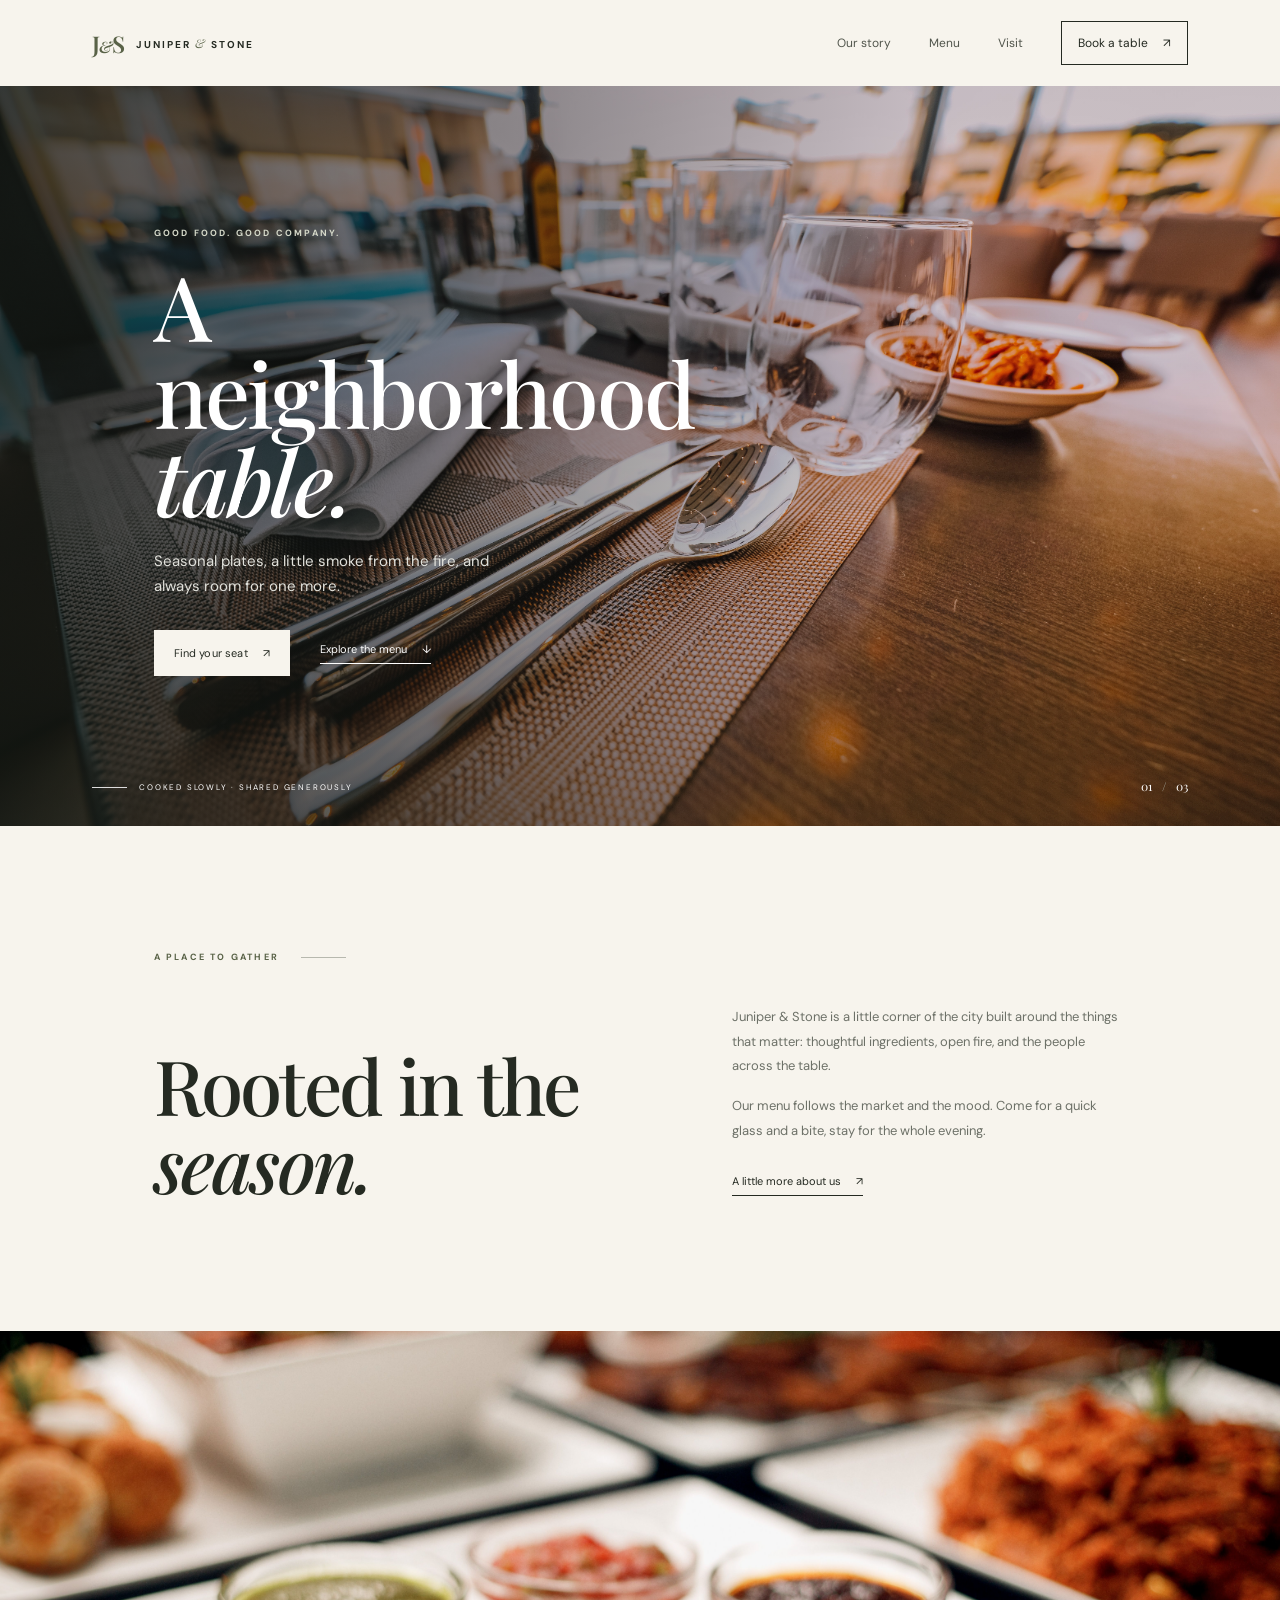
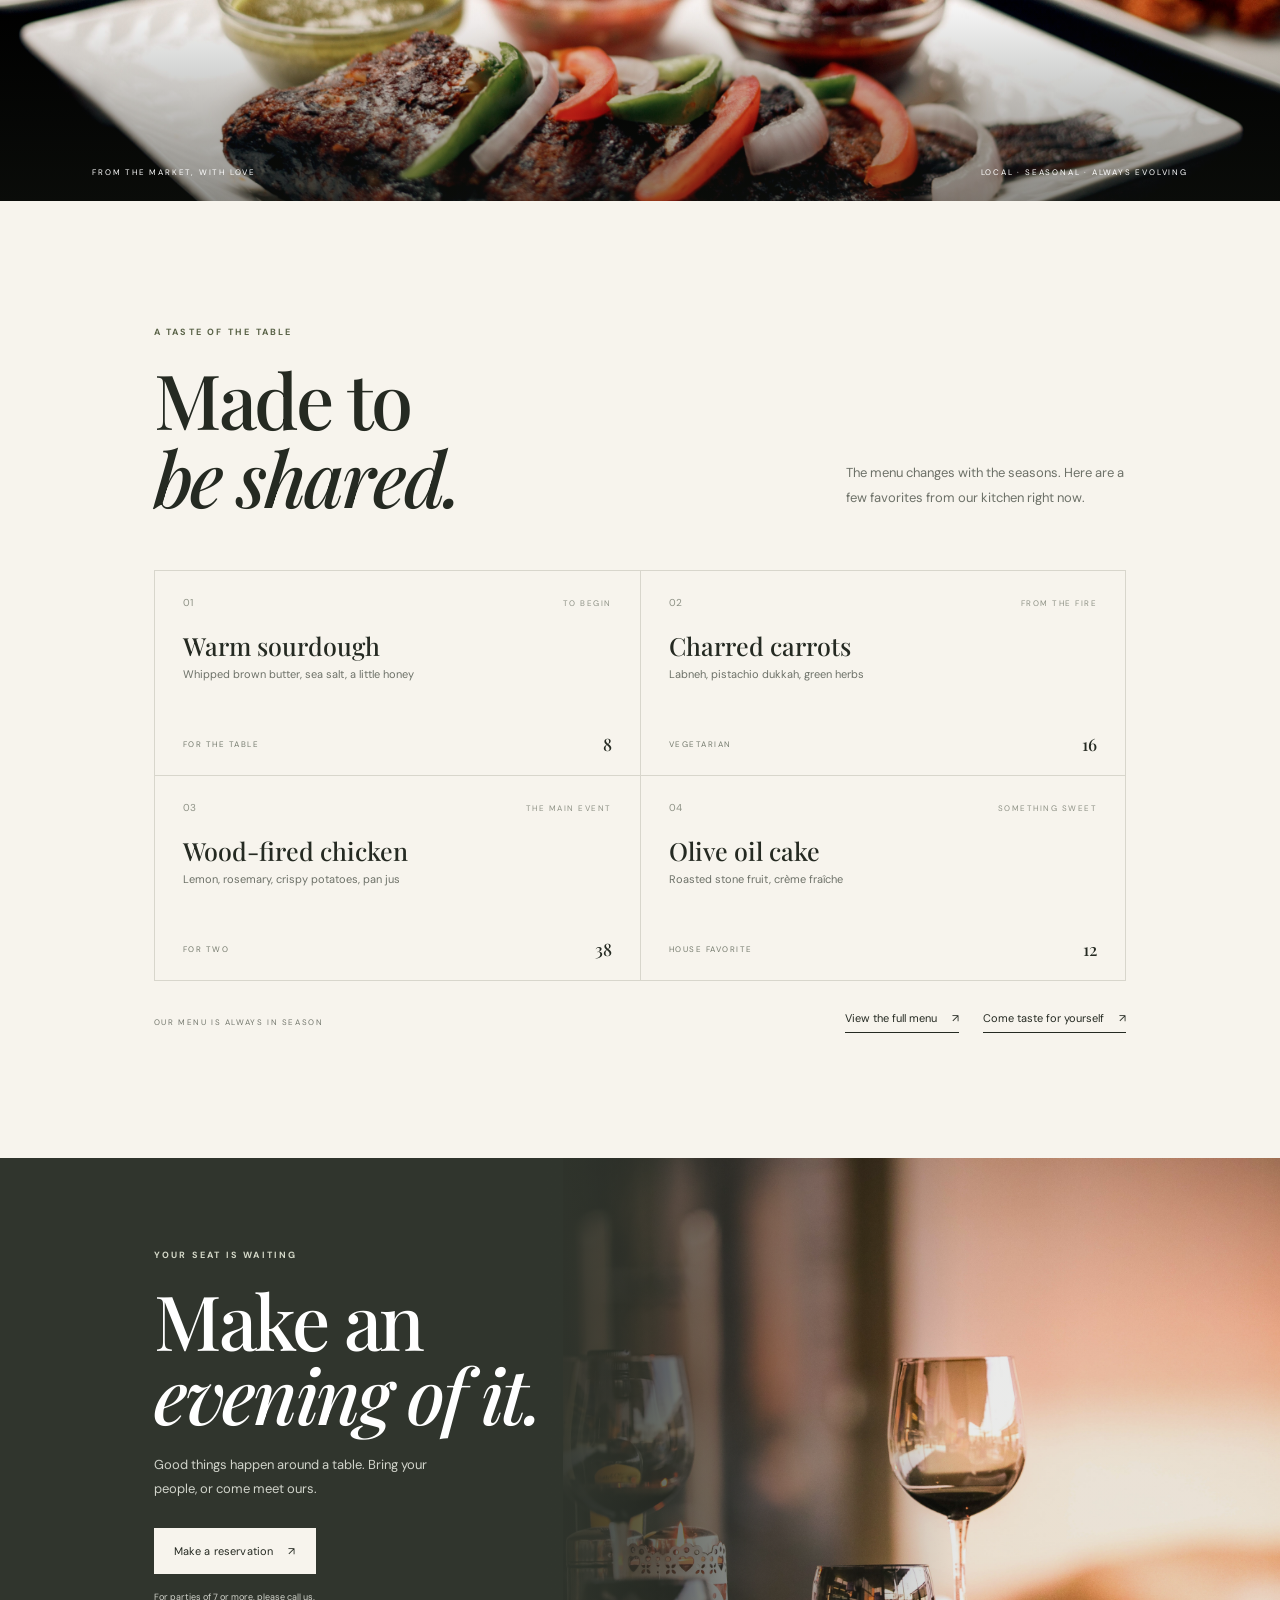
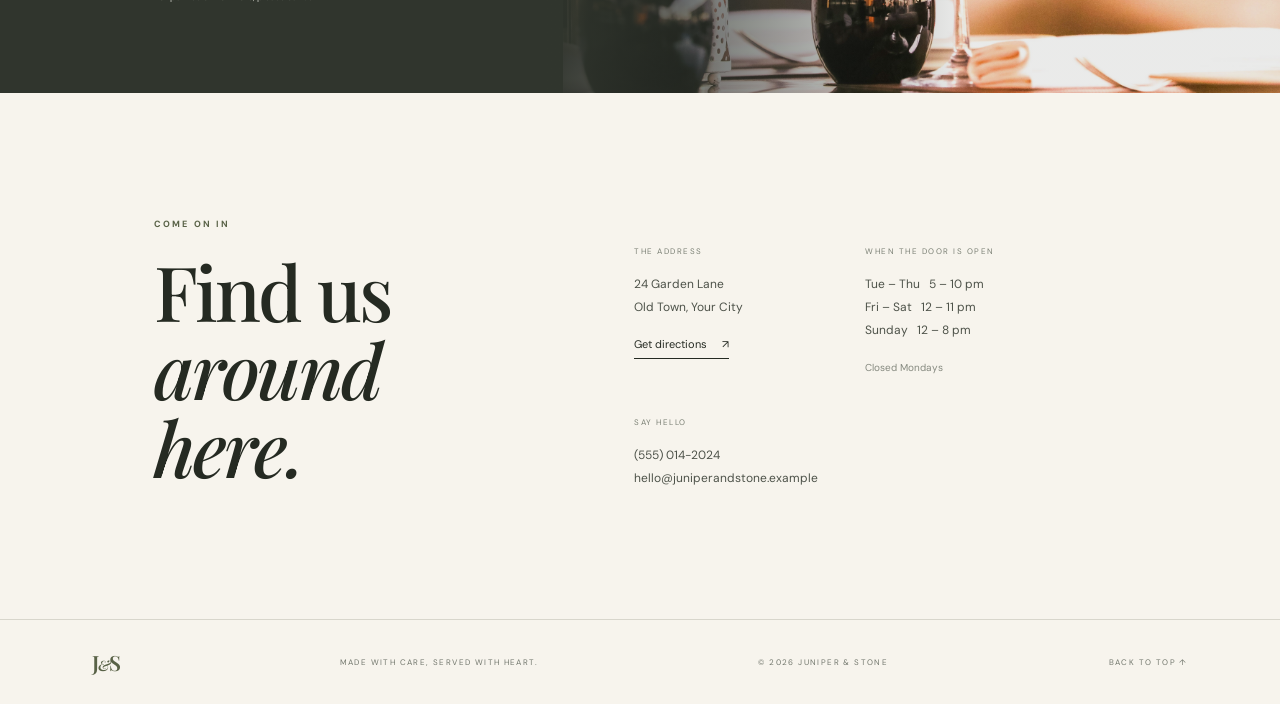
<file: index.html>
<!doctype html>
<html lang="en">
<head>
  <meta charset="utf-8">
  <meta name="viewport" content="width=device-width, initial-scale=1">
  <meta name="theme-color" content="#f7f4ed">
  <meta name="description" content="Juniper & Stone — seasonal cooking, wood-fired plates, and good company in the heart of the city.">
  <title>Juniper & Stone — A neighborhood table</title>
  <link rel="preconnect" href="https://fonts.googleapis.com">
  <link rel="preconnect" href="https://fonts.gstatic.com" crossorigin>
  <link href="https://fonts.googleapis.com/css2?family=DM+Sans:wght@400;500;600;700&family=Playfair+Display:wght@500;600;700&display=swap" rel="stylesheet">
  <link rel="stylesheet" href="styles.css">
</head>
<body>
  <header class="site-header">
    <a class="wordmark" href="#home" aria-label="Juniper and Stone home"><span class="mark">J<span>&</span>S</span><span class="wordmark-name">JUNIPER <i>&</i> STONE</span></a>
    <button class="menu-toggle" aria-label="Open navigation" aria-expanded="false"><span></span><span></span></button>
    <nav class="nav" aria-label="Main navigation">
      <a href="#story">Our story</a><a href="#menu">Menu</a><a href="#visit">Visit</a>
      <a class="nav-book" href="account.html">Book a table <span>↗</span></a>
    </nav>
  </header>

  <main>
    <section class="hero" id="home">
      <div class="hero-image" role="img" aria-label="A candlelit table set for dinner"></div>
      <div class="hero-shade"></div>
      <div class="hero-content">
        <p class="eyebrow light">GOOD FOOD. GOOD COMPANY.</p>
        <h1>A neighborhood<br><em>table.</em></h1>
        <p class="hero-copy">Seasonal plates, a little smoke from the fire, and always room for one more.</p>
        <div class="hero-actions"><a class="button button-light" href="account.html">Find your seat <span>↗</span></a><a class="text-link light-link" href="#menu">Explore the menu <span>↓</span></a></div>
      </div>
      <div class="hero-note"><span class="note-line"></span><span>COOKED SLOWLY · SHARED GENEROUSLY</span></div>
      <div class="hero-index">01 <span>/</span> 03</div>
    </section>

    <section class="intro section-pad" id="story">
      <div class="intro-label"><span class="eyebrow">A PLACE TO GATHER</span><span class="small-rule"></span></div>
      <div class="intro-main"><h2>Rooted in the<br><em>season.</em></h2><div class="intro-text"><p>Juniper & Stone is a little corner of the city built around the things that matter: thoughtful ingredients, open fire, and the people across the table.</p><p>Our menu follows the market and the mood. Come for a quick glass and a bite, stay for the whole evening.</p><a class="text-link dark-link" href="#visit">A little more about us <span>↗</span></a></div></div>
    </section>

    <section class="feature-photo" aria-label="Fresh seasonal ingredients"><div class="photo-caption"><span>FROM THE MARKET, WITH LOVE</span><span>LOCAL · SEASONAL · ALWAYS EVOLVING</span></div></section>

    <section class="menu-section section-pad" id="menu">
      <div class="menu-heading"><div><p class="eyebrow">A TASTE OF THE TABLE</p><h2>Made to<br><em>be shared.</em></h2></div><p class="menu-intro">The menu changes with the seasons. Here are a few favorites from our kitchen right now.</p></div>
      <div class="menu-grid">
        <article class="dish"><div class="dish-top"><span>01</span><span class="dish-tag">TO BEGIN</span></div><h3>Warm sourdough</h3><p>Whipped brown butter, sea salt, a little honey</p><div class="dish-bottom"><span>FOR THE TABLE</span><b>8</b></div></article>
        <article class="dish"><div class="dish-top"><span>02</span><span class="dish-tag">FROM THE FIRE</span></div><h3>Charred carrots</h3><p>Labneh, pistachio dukkah, green herbs</p><div class="dish-bottom"><span>VEGETARIAN</span><b>16</b></div></article>
        <article class="dish"><div class="dish-top"><span>03</span><span class="dish-tag">THE MAIN EVENT</span></div><h3>Wood-fired chicken</h3><p>Lemon, rosemary, crispy potatoes, pan jus</p><div class="dish-bottom"><span>FOR TWO</span><b>38</b></div></article>
        <article class="dish"><div class="dish-top"><span>04</span><span class="dish-tag">SOMETHING SWEET</span></div><h3>Olive oil cake</h3><p>Roasted stone fruit, crème fraîche</p><div class="dish-bottom"><span>HOUSE FAVORITE</span><b>12</b></div></article>
      </div>
      <div class="menu-foot"><span>OUR MENU IS ALWAYS IN SEASON</span><div class="menu-foot-links"><a class="text-link dark-link" href="dashboard.html#menu">View the full menu <span>↗</span></a><a class="text-link dark-link" href="#reserve">Come taste for yourself <span>↗</span></a></div></div>
    </section>

    <section class="reserve-section" id="reserve">
      <div class="reserve-image" role="img" aria-label="Dinner being served at the restaurant"></div>
      <div class="reserve-content"><p class="eyebrow light">YOUR SEAT IS WAITING</p><h2>Make an<br><em>evening of it.</em></h2><p>Good things happen around a table. Bring your people, or come meet ours.</p><a class="button button-light" href="account.html">Make a reservation <span>↗</span></a><small>For parties of 7 or more, please call us.</small></div>
    </section>
    <section class="visit section-pad" id="visit">
      <div class="visit-title"><p class="eyebrow">COME ON IN</p><h2>Find us<br><em>around here.</em></h2></div>
      <div class="visit-info"><div><span class="info-label">THE ADDRESS</span><p>24 Garden Lane<br>Old Town, Your City</p><a class="text-link dark-link" href="https://maps.google.com/?q=24+Garden+Lane" target="_blank" rel="noreferrer">Get directions <span>↗</span></a></div><div><span class="info-label">WHEN THE DOOR IS OPEN</span><p>Tue – Thu&nbsp;&nbsp; 5 – 10 pm<br>Fri – Sat&nbsp;&nbsp; 12 – 11 pm<br>Sunday&nbsp;&nbsp; 12 – 8 pm</p><span class="closed-note">Closed Mondays</span></div><div><span class="info-label">SAY HELLO</span><p><a href="tel:+15550142024">(555) 014-2024</a><br><a href="mailto:hello@juniperandstone.example">hello@juniperandstone.example</a></p></div></div>
    </section>
  </main>
  <footer class="footer"><a class="footer-brand" href="#home">J<span>&</span>S</a><span>MADE WITH CARE, SERVED WITH HEART.</span><span>© 2026 JUNIPER & STONE</span><a href="#home" class="back-top">BACK TO TOP ↑</a></footer>
  <script src="script.js"></script>
</body>
</html>
</file>
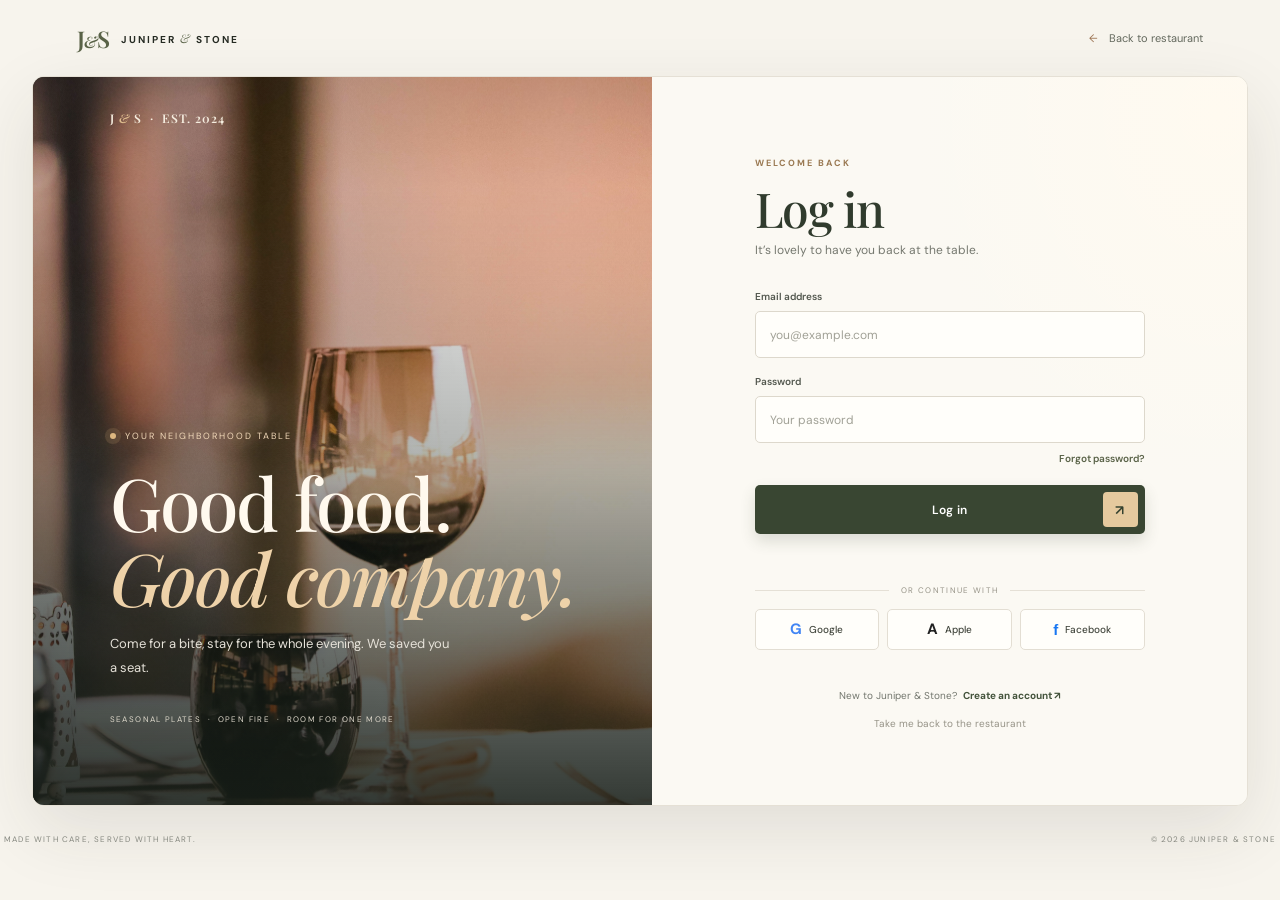
<file: account.html>
<!doctype html>
<html lang="en">
<head>
  <meta charset="utf-8">
  <meta name="viewport" content="width=device-width, initial-scale=1">
  <meta name="theme-color" content="#f7f4ed">
  <meta name="description" content="Log in to Juniper & Stone to continue with your reservation.">
  <title>Log in — Juniper & Stone</title>
  <link rel="preconnect" href="https://fonts.googleapis.com">
  <link rel="preconnect" href="https://fonts.gstatic.com" crossorigin>
  <link href="https://fonts.googleapis.com/css2?family=DM+Sans:wght@400;500;600;700&family=Playfair+Display:wght@500;600;700&display=swap" rel="stylesheet">
  <link rel="stylesheet" href="styles.css">
</head>
<body class="login-page">
  <header class="login-topbar">
    <a class="wordmark" href="index.html#home" aria-label="Juniper and Stone home"><span class="mark">J<span>&</span>S</span><span class="wordmark-name">JUNIPER <i>&</i> STONE</span></a>
    <a class="login-back" href="index.html#home"><span aria-hidden="true">←</span> Back to restaurant</a>
  </header>
  <main class="login-layout">
    <section class="login-story" aria-label="Welcome to Juniper and Stone">
      <div class="login-story-image" role="img" aria-label="A warmly lit table set for dinner"></div>
      <div class="login-story-shade"></div>
      <div class="login-story-content">
        <span class="login-kicker"><i></i> YOUR NEIGHBORHOOD TABLE</span>
        <h1>Good food.<br><em>Good company.</em></h1>
        <p>Come for a bite, stay for the whole evening. We saved you a seat.</p>
        <span class="login-story-foot">SEASONAL PLATES&nbsp; · &nbsp;OPEN FIRE&nbsp; · &nbsp;ROOM FOR ONE MORE</span>
      </div>
      <span class="login-story-number">J <i>&</i> S &nbsp;·&nbsp; EST. 2024</span>
    </section>
    <section class="login-side" aria-labelledby="login-title">
      <div class="login-content">
        <span class="login-welcome">WELCOME BACK</span>
        <h2 id="login-title">Log in</h2>
        <p class="login-subtitle">It’s lovely to have you back at the table.</p>
        <form class="login-form" data-demo-login>
          <label>Email address<input type="email" name="email" autocomplete="email" placeholder="you@example.com" required></label>
          <label>Password<input type="password" name="password" autocomplete="current-password" placeholder="Your password" required></label>
          <a class="forgot-password" href="forgot-password.html">Forgot password?</a>
          <button class="login-submit" type="submit">Log in <span aria-hidden="true">↗</span></button>
          <p class="form-message" aria-live="polite"></p>
        </form>
        <div class="login-divider"><span>OR CONTINUE WITH</span></div>
        <div class="login-socials">
          <button class="login-social" type="button" data-provider="Google"><span class="login-social-icon google-symbol">G</span>Google</button>
          <button class="login-social" type="button" data-provider="Apple"><span class="login-social-icon apple-symbol">A</span>Apple</button>
          <button class="login-social" type="button" data-provider="Facebook"><span class="login-social-icon facebook-symbol">f</span>Facebook</button>
        </div>
        <p class="provider-message login-provider-message" aria-live="polite"></p>
        <p class="login-switch">New to Juniper & Stone? <a href="signup.html">Create an account <span>↗</span></a></p>
        <a class="login-home-link" href="index.html#home">Take me back to the restaurant</a>
      </div>
    </section>
  </main>
  <footer class="login-footer"><span>MADE WITH CARE, SERVED WITH HEART.</span><span>© 2026 JUNIPER & STONE</span></footer>
  <script src="script.js"></script>
</body>
</html>
</file>
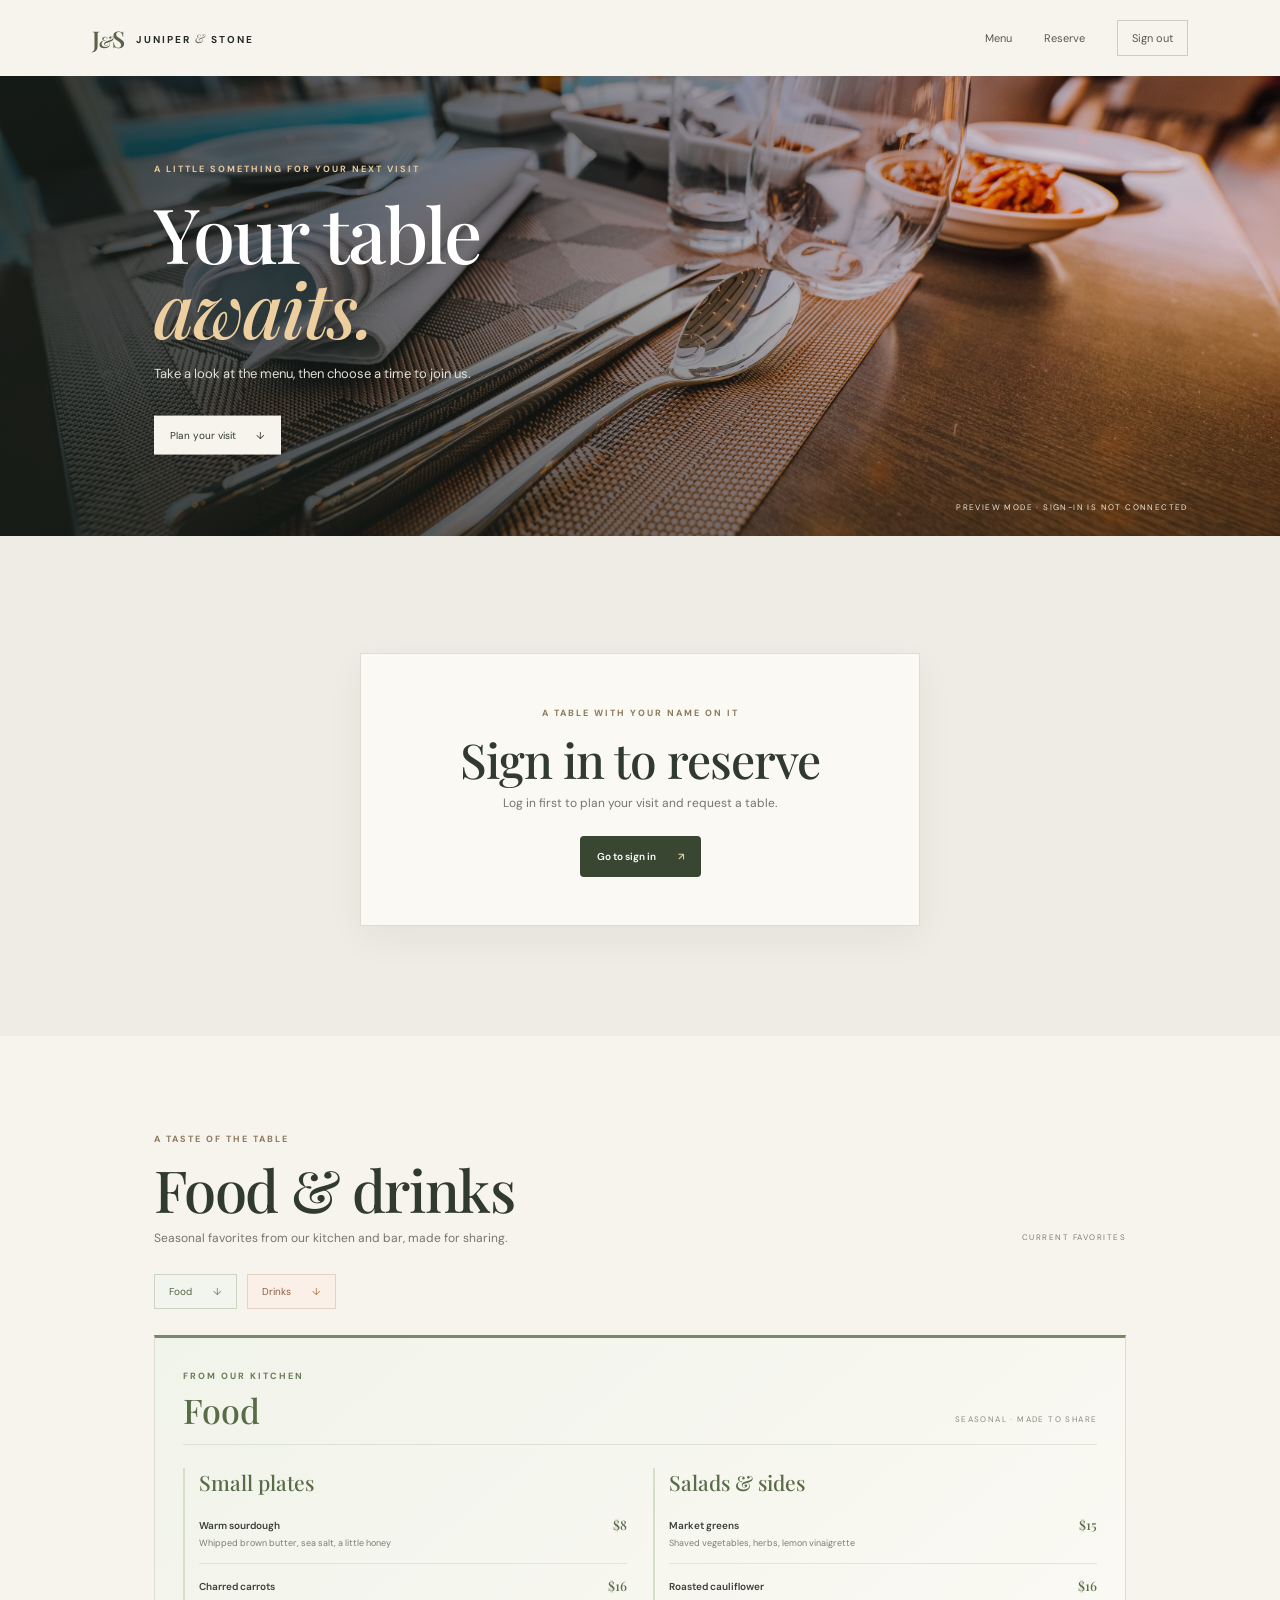
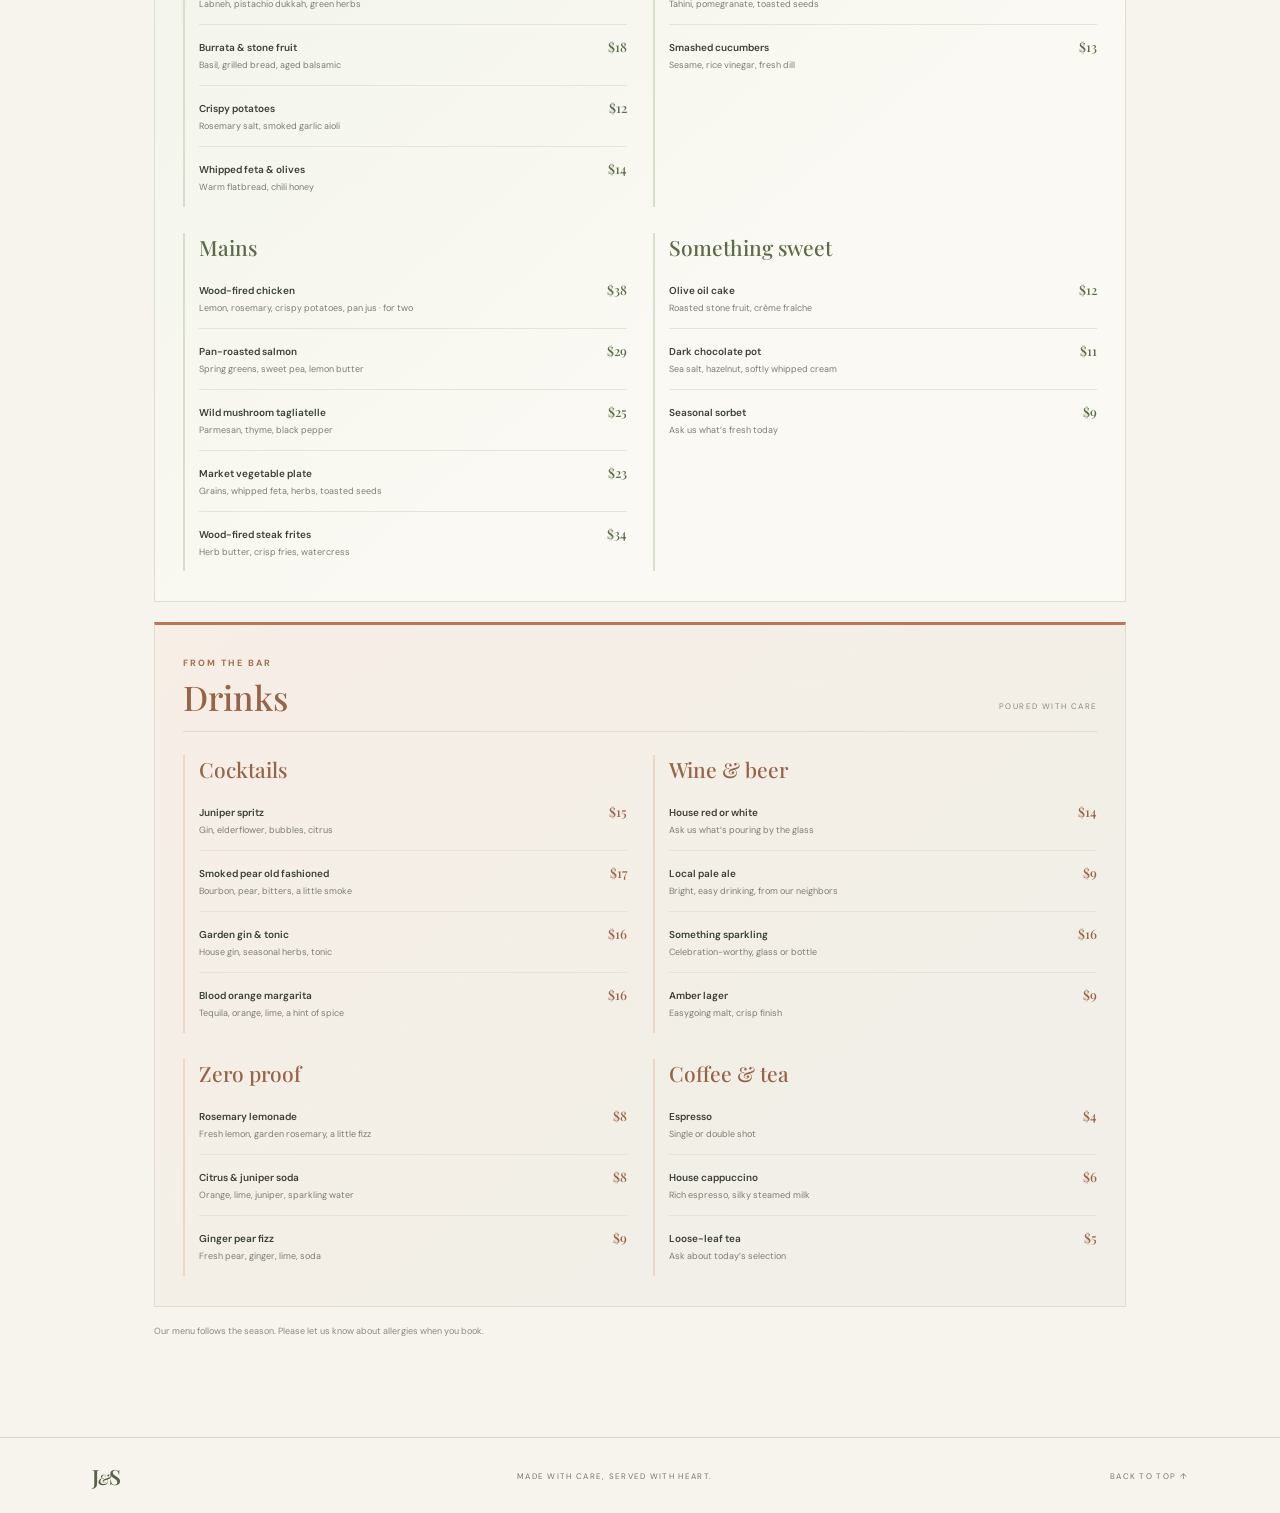
<file: dashboard.html>
<!doctype html>
<html lang="en">
<head>
  <meta charset="utf-8">
  <meta name="viewport" content="width=device-width, initial-scale=1">
  <meta name="theme-color" content="#f7f4ed">
  <meta name="description" content="Plan your next visit to Juniper & Stone.">
  <title>Your table — Juniper & Stone</title>
  <link rel="preconnect" href="https://fonts.googleapis.com">
  <link rel="preconnect" href="https://fonts.gstatic.com" crossorigin>
  <link href="https://fonts.googleapis.com/css2?family=DM+Sans:wght@400;500;600;700&family=Playfair+Display:wght@500;600;700&display=swap" rel="stylesheet">
  <link rel="stylesheet" href="styles.css">
</head>
<body class="dashboard-page">
  <header class="dashboard-topbar">
    <a class="wordmark" href="index.html#home" aria-label="Juniper and Stone home"><span class="mark">J<span>&</span>S</span><span class="wordmark-name">JUNIPER <i>&</i> STONE</span></a>
    <nav class="dashboard-nav" aria-label="Account navigation"><a href="#menu">Menu</a><a href="#reserve">Reserve</a><a href="account.html" class="dashboard-signout" data-demo-signout>Sign out</a></nav>
  </header>
  <main>
    <section class="dashboard-hero">
      <div class="dashboard-hero-image"></div><div class="dashboard-hero-shade"></div>
      <div class="dashboard-hero-copy"><span class="dashboard-kicker">A LITTLE SOMETHING FOR YOUR NEXT VISIT</span><h1>Your table<br><em>awaits.</em></h1><p>Take a look at the menu, then choose a time to join us.</p><a class="dashboard-hero-link" href="#reserve">Plan your visit <span>↓</span></a></div>
      <span class="dashboard-preview">PREVIEW MODE · SIGN-IN IS NOT CONNECTED</span>
    </section>

    <section class="dashboard-booking" id="reserve">
      <div class="reservation-gate" id="reservation-gate">
        <span class="dashboard-kicker">A TABLE WITH YOUR NAME ON IT</span>
        <h2>Sign in to reserve</h2>
        <p>Log in first to plan your visit and request a table.</p>
        <a class="reservation-gate-button" href="account.html">Go to sign in <span>↗</span></a>
      </div>
      <div class="reservation-access" id="reservation-access" hidden>
      <div class="dashboard-section-head"><div><span class="dashboard-kicker">MAKE AN EVENING OF IT</span><h2>Reserve a table</h2><p>Tell us when you’re coming and who’s joining you.</p></div><span class="booking-mark">01 <i>—</i> 03</span></div>
      <div class="booking-steps"><span class="step-active"><i>1</i> Your table</span><span><i>2</i> Date & time</span><span><i>3</i> Your details</span></div>
      <form class="reservation-form" data-reservation-form>
        <div class="reservation-grid">
          <label>Party size<select name="partySize" required><option value="">Choose guests</option><option>1 guest</option><option>2 guests</option><option>3 guests</option><option>4 guests</option><option>5 guests</option><option>6 guests</option><option>7 guests</option><option>8 guests</option></select></label>
          <label>Date<input type="date" name="date" data-reservation-date required></label>
          <label>Time<select name="time" required><option value="">Choose a time</option><option>12:00 pm</option><option>12:30 pm</option><option>1:00 pm</option><option>5:00 pm</option><option>5:30 pm</option><option>6:00 pm</option><option>6:30 pm</option><option>7:00 pm</option><option>7:30 pm</option><option>8:00 pm</option><option>8:30 pm</option><option>9:00 pm</option></select></label>
          <label>Your name<input type="text" name="name" autocomplete="name" placeholder="Full name" required></label>
          <label>Email address<input type="email" name="email" autocomplete="email" placeholder="you@example.com" required></label>
          <label>Phone number <span class="optional-label">OPTIONAL</span><input type="tel" name="phone" autocomplete="tel" placeholder="(555) 000-0000"></label>
          <label class="reservation-wide">Occasion <span class="optional-label">OPTIONAL</span><select name="occasion"><option value="">Choose an occasion</option><option>Just a lovely dinner</option><option>Birthday</option><option>Anniversary</option><option>Celebration</option><option>Other</option></select></label>
          <label class="reservation-wide">Special requests <span class="optional-label">OPTIONAL</span><textarea name="requests" rows="3" placeholder="Dietary needs, accessibility requests, or anything else we should know"></textarea></label>
        </div>
        <div class="reservation-submit-row"><p>For parties of 7 or more, please call <a href="tel:+15550142024">(555) 014-2024</a>.</p><button type="submit" class="reservation-submit">Request a table <span>↗</span></button></div>
        <p class="reservation-feedback" aria-live="polite"></p>
      </form>
    
      </div>
    </section>

    <section class="dashboard-menu" id="menu">
      <div class="dashboard-section-head"><div><span class="dashboard-kicker">A TASTE OF THE TABLE</span><h2>Food & drinks</h2><p>Seasonal favorites from our kitchen and bar, made for sharing.</p></div><span class="menu-season">CURRENT FAVORITES</span></div>
      <nav class="menu-jump" aria-label="Menu sections"><a href="#food">Food <span>↓</span></a><a href="#drinks">Drinks <span>↓</span></a></nav>
      <section class="menu-group" id="food" aria-labelledby="food-title">
        <div class="menu-group-head"><div><span class="dashboard-kicker">FROM OUR KITCHEN</span><h3 id="food-title">Food</h3></div><span>SEASONAL · MADE TO SHARE</span></div>
        <div class="menu-category-grid">
          <article class="menu-category"><h4>Small plates</h4>
            <div class="menu-item"><div><b>Warm sourdough</b><p>Whipped brown butter, sea salt, a little honey</p></div><strong>$8</strong></div>
            <div class="menu-item"><div><b>Charred carrots</b><p>Labneh, pistachio dukkah, green herbs</p></div><strong>$16</strong></div>
            <div class="menu-item"><div><b>Burrata & stone fruit</b><p>Basil, grilled bread, aged balsamic</p></div><strong>$18</strong></div>
            <div class="menu-item"><div><b>Crispy potatoes</b><p>Rosemary salt, smoked garlic aioli</p></div><strong>$12</strong></div>
            <div class="menu-item"><div><b>Whipped feta & olives</b><p>Warm flatbread, chili honey</p></div><strong>$14</strong></div>
          </article>
          <article class="menu-category"><h4>Salads & sides</h4>
            <div class="menu-item"><div><b>Market greens</b><p>Shaved vegetables, herbs, lemon vinaigrette</p></div><strong>$15</strong></div>
            <div class="menu-item"><div><b>Roasted cauliflower</b><p>Tahini, pomegranate, toasted seeds</p></div><strong>$16</strong></div>
            <div class="menu-item"><div><b>Smashed cucumbers</b><p>Sesame, rice vinegar, fresh dill</p></div><strong>$13</strong></div>
          </article>
          <article class="menu-category"><h4>Mains</h4>
            <div class="menu-item"><div><b>Wood-fired chicken</b><p>Lemon, rosemary, crispy potatoes, pan jus · for two</p></div><strong>$38</strong></div>
            <div class="menu-item"><div><b>Pan-roasted salmon</b><p>Spring greens, sweet pea, lemon butter</p></div><strong>$29</strong></div>
            <div class="menu-item"><div><b>Wild mushroom tagliatelle</b><p>Parmesan, thyme, black pepper</p></div><strong>$25</strong></div>
            <div class="menu-item"><div><b>Market vegetable plate</b><p>Grains, whipped feta, herbs, toasted seeds</p></div><strong>$23</strong></div>
            <div class="menu-item"><div><b>Wood-fired steak frites</b><p>Herb butter, crisp fries, watercress</p></div><strong>$34</strong></div>
          </article>
          <article class="menu-category"><h4>Something sweet</h4>
            <div class="menu-item"><div><b>Olive oil cake</b><p>Roasted stone fruit, crème fraîche</p></div><strong>$12</strong></div>
            <div class="menu-item"><div><b>Dark chocolate pot</b><p>Sea salt, hazelnut, softly whipped cream</p></div><strong>$11</strong></div>
            <div class="menu-item"><div><b>Seasonal sorbet</b><p>Ask us what’s fresh today</p></div><strong>$9</strong></div>
          </article>
        </div>
      </section>
      <section class="menu-group drinks-group" id="drinks" aria-labelledby="drinks-title">
        <div class="menu-group-head"><div><span class="dashboard-kicker">FROM THE BAR</span><h3 id="drinks-title">Drinks</h3></div><span>POURED WITH CARE</span></div>
        <div class="menu-category-grid">
          <article class="menu-category"><h4>Cocktails</h4>
            <div class="menu-item"><div><b>Juniper spritz</b><p>Gin, elderflower, bubbles, citrus</p></div><strong>$15</strong></div>
            <div class="menu-item"><div><b>Smoked pear old fashioned</b><p>Bourbon, pear, bitters, a little smoke</p></div><strong>$17</strong></div>
            <div class="menu-item"><div><b>Garden gin & tonic</b><p>House gin, seasonal herbs, tonic</p></div><strong>$16</strong></div>
            <div class="menu-item"><div><b>Blood orange margarita</b><p>Tequila, orange, lime, a hint of spice</p></div><strong>$16</strong></div>
          </article>
          <article class="menu-category"><h4>Wine & beer</h4>
            <div class="menu-item"><div><b>House red or white</b><p>Ask us what’s pouring by the glass</p></div><strong>$14</strong></div>
            <div class="menu-item"><div><b>Local pale ale</b><p>Bright, easy drinking, from our neighbors</p></div><strong>$9</strong></div>
            <div class="menu-item"><div><b>Something sparkling</b><p>Celebration-worthy, glass or bottle</p></div><strong>$16</strong></div>
            <div class="menu-item"><div><b>Amber lager</b><p>Easygoing malt, crisp finish</p></div><strong>$9</strong></div>
          </article>
          <article class="menu-category"><h4>Zero proof</h4>
            <div class="menu-item"><div><b>Rosemary lemonade</b><p>Fresh lemon, garden rosemary, a little fizz</p></div><strong>$8</strong></div>
            <div class="menu-item"><div><b>Citrus & juniper soda</b><p>Orange, lime, juniper, sparkling water</p></div><strong>$8</strong></div>
            <div class="menu-item"><div><b>Ginger pear fizz</b><p>Fresh pear, ginger, lime, soda</p></div><strong>$9</strong></div>
          </article>
          <article class="menu-category"><h4>Coffee & tea</h4>
            <div class="menu-item"><div><b>Espresso</b><p>Single or double shot</p></div><strong>$4</strong></div>
            <div class="menu-item"><div><b>House cappuccino</b><p>Rich espresso, silky steamed milk</p></div><strong>$6</strong></div>
            <div class="menu-item"><div><b>Loose-leaf tea</b><p>Ask about today’s selection</p></div><strong>$5</strong></div>
          </article>
        </div>
      </section>
      <p class="menu-note">Our menu follows the season. Please let us know about allergies when you book.</p>
    </section>
        </main>
  <footer class="dashboard-footer"><a class="footer-brand" href="index.html#home">J<span>&</span>S</a><span>MADE WITH CARE, SERVED WITH HEART.</span><a href="#top" class="back-top">BACK TO TOP ↑</a></footer>
  <script src="script.js"></script>
</body>
</html>
</file>
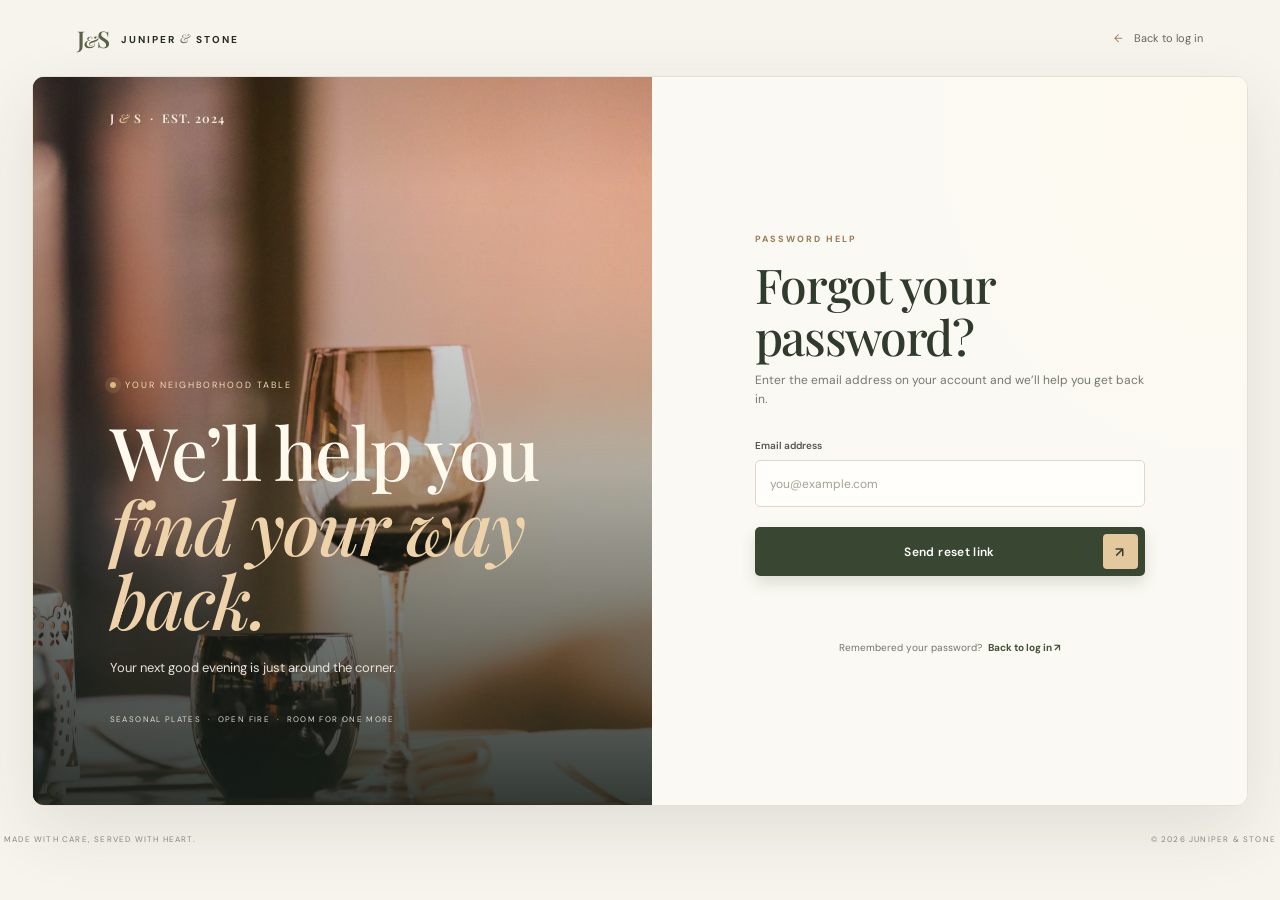
<file: forgot-password.html>
<!doctype html>
<html lang="en">
<head>
  <meta charset="utf-8">
  <meta name="viewport" content="width=device-width, initial-scale=1">
  <meta name="theme-color" content="#f7f4ed">
  <meta name="description" content="Reset your Juniper & Stone account password.">
  <title>Reset your password — Juniper & Stone</title>
  <link rel="preconnect" href="https://fonts.googleapis.com">
  <link rel="preconnect" href="https://fonts.gstatic.com" crossorigin>
  <link href="https://fonts.googleapis.com/css2?family=DM+Sans:wght@400;500;600;700&family=Playfair+Display:wght@500;600;700&display=swap" rel="stylesheet">
  <link rel="stylesheet" href="styles.css">
</head>
<body class="login-page reset-page">
  <header class="login-topbar">
    <a class="wordmark" href="index.html#home" aria-label="Juniper and Stone home"><span class="mark">J<span>&</span>S</span><span class="wordmark-name">JUNIPER <i>&</i> STONE</span></a>
    <a class="login-back" href="account.html"><span aria-hidden="true">←</span> Back to log in</a>
  </header>
  <main class="login-layout">
    <section class="login-story" aria-label="Welcome to Juniper and Stone">
      <div class="login-story-image" role="img" aria-label="A warmly lit table set for dinner"></div>
      <div class="login-story-shade"></div>
      <div class="login-story-content">
        <span class="login-kicker"><i></i> YOUR NEIGHBORHOOD TABLE</span>
        <h1>We’ll help you<br><em>find your way back.</em></h1>
        <p>Your next good evening is just around the corner.</p>
        <span class="login-story-foot">SEASONAL PLATES&nbsp; · &nbsp;OPEN FIRE&nbsp; · &nbsp;ROOM FOR ONE MORE</span>
      </div>
      <span class="login-story-number">J <i>&</i> S &nbsp;·&nbsp; EST. 2024</span>
    </section>
    <section class="login-side" aria-labelledby="reset-title">
      <div class="login-content">
        <span class="login-welcome">PASSWORD HELP</span>
        <h2 id="reset-title">Forgot your<br>password?</h2>
        <p class="login-subtitle">Enter the email address on your account and we’ll help you get back in.</p>
        <form class="login-form" data-reset-form>
          <label>Email address<input type="email" name="email" autocomplete="email" placeholder="you@example.com" required></label>
          <button class="login-submit" type="submit">Send reset link <span aria-hidden="true">↗</span></button>
          <p class="reset-message" aria-live="polite"></p>
        </form>
        <p class="login-switch reset-switch">Remembered your password? <a href="account.html">Back to log in <span>↗</span></a></p>
      </div>
    </section>
  </main>
  <footer class="login-footer"><span>MADE WITH CARE, SERVED WITH HEART.</span><span>© 2026 JUNIPER & STONE</span></footer>
  <script src="script.js"></script>
</body>
</html>
</file>
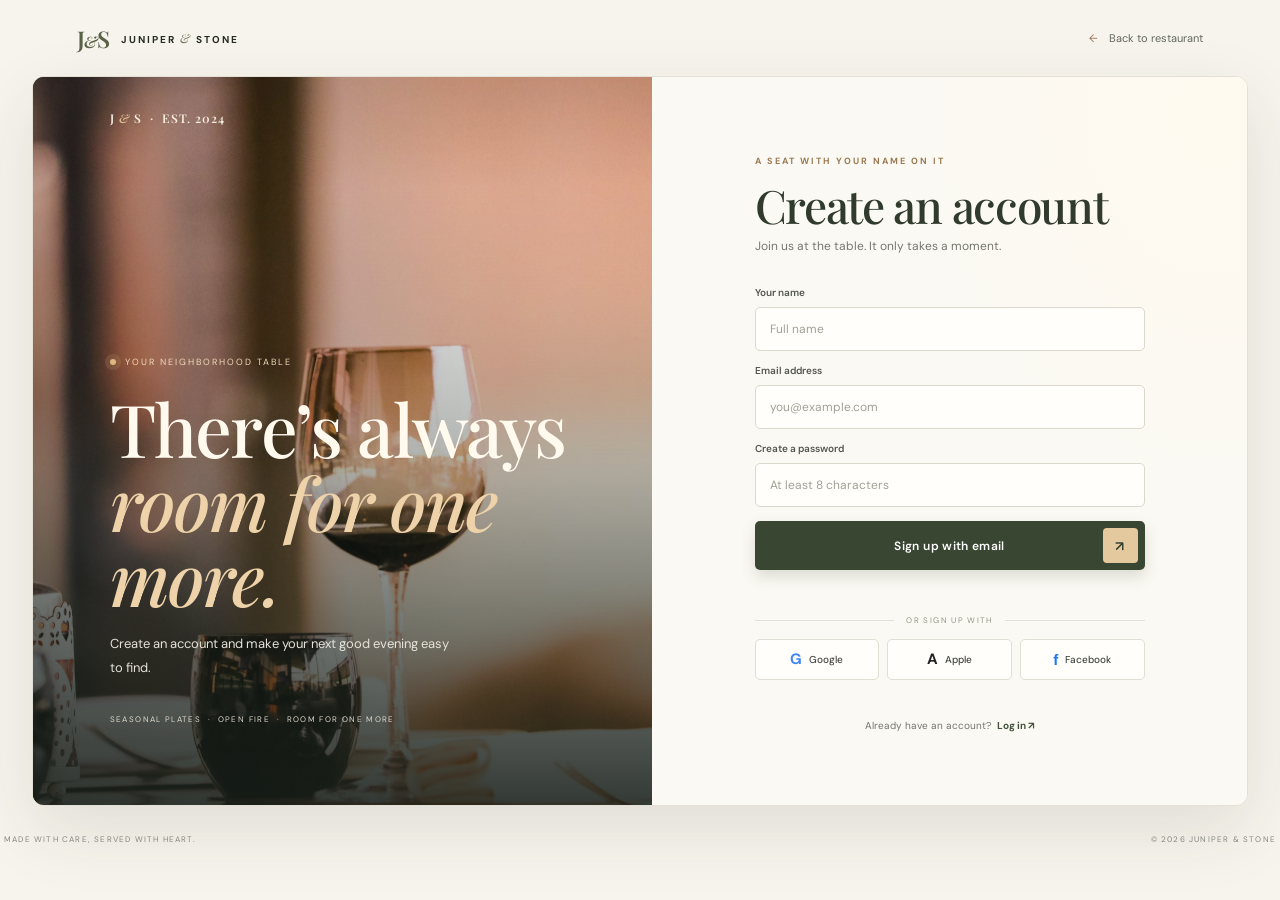
<file: signup.html>
<!doctype html>
<html lang="en">
<head>
  <meta charset="utf-8">
  <meta name="viewport" content="width=device-width, initial-scale=1">
  <meta name="theme-color" content="#f7f4ed">
  <meta name="description" content="Create your Juniper & Stone account and save your seat.">
  <title>Sign up — Juniper & Stone</title>
  <link rel="preconnect" href="https://fonts.googleapis.com">
  <link rel="preconnect" href="https://fonts.gstatic.com" crossorigin>
  <link href="https://fonts.googleapis.com/css2?family=DM+Sans:wght@400;500;600;700&family=Playfair+Display:wght@500;600;700&display=swap" rel="stylesheet">
  <link rel="stylesheet" href="styles.css">
</head>
<body class="login-page signup-page">
  <header class="login-topbar">
    <a class="wordmark" href="index.html#home" aria-label="Juniper and Stone home"><span class="mark">J<span>&</span>S</span><span class="wordmark-name">JUNIPER <i>&</i> STONE</span></a>
    <a class="login-back" href="index.html#home"><span aria-hidden="true">←</span> Back to restaurant</a>
  </header>
  <main class="login-layout">
    <section class="login-story" aria-label="Welcome to Juniper and Stone">
      <div class="login-story-image" role="img" aria-label="A warmly lit table set for dinner"></div>
      <div class="login-story-shade"></div>
      <div class="login-story-content">
        <span class="login-kicker"><i></i> YOUR NEIGHBORHOOD TABLE</span>
        <h1>There’s always<br><em>room for one more.</em></h1>
        <p>Create an account and make your next good evening easy to find.</p>
        <span class="login-story-foot">SEASONAL PLATES&nbsp; · &nbsp;OPEN FIRE&nbsp; · &nbsp;ROOM FOR ONE MORE</span>
      </div>
      <span class="login-story-number">J <i>&</i> S &nbsp;·&nbsp; EST. 2024</span>
    </section>
    <section class="login-side" aria-labelledby="signup-title">
      <div class="login-content signup-content">
        <span class="login-welcome">A SEAT WITH YOUR NAME ON IT</span>
        <h2 id="signup-title">Create an account</h2>
        <p class="login-subtitle">Join us at the table. It only takes a moment.</p>
        <form class="login-form signup-form" data-account-form>
          <label>Your name<input type="text" name="name" autocomplete="name" placeholder="Full name" required></label>
          <label>Email address<input type="email" name="email" autocomplete="email" placeholder="you@example.com" required></label>
          <label>Create a password<input type="password" name="password" autocomplete="new-password" placeholder="At least 8 characters" minlength="8" required></label>
          <button class="login-submit" type="submit">Sign up with email <span aria-hidden="true">↗</span></button>
          <p class="form-message" aria-live="polite"></p>
        </form>
        <div class="login-divider"><span>OR SIGN UP WITH</span></div>
        <div class="login-socials">
          <button class="login-social" type="button" data-provider="Google"><span class="login-social-icon google-symbol">G</span>Google</button>
          <button class="login-social" type="button" data-provider="Apple"><span class="login-social-icon apple-symbol">A</span>Apple</button>
          <button class="login-social" type="button" data-provider="Facebook"><span class="login-social-icon facebook-symbol">f</span>Facebook</button>
        </div>
        <p class="provider-message login-provider-message" aria-live="polite"></p>
        <p class="login-switch">Already have an account? <a href="account.html">Log in <span>↗</span></a></p>
      </div>
    </section>
  </main>
  <footer class="login-footer"><span>MADE WITH CARE, SERVED WITH HEART.</span><span>© 2026 JUNIPER & STONE</span></footer>
  <script src="script.js"></script>
</body>
</html>
</file>
<file: styles.css>
:root{--paper:#f7f4ed;--ink:#252a22;--muted:#6d7168;--olive:#596247;--line:#d8d6cc;--serif:'Playfair Display',Georgia,serif;--sans:'DM Sans',Arial,sans-serif}*{box-sizing:border-box}html{scroll-behavior:smooth}body{margin:0;background:var(--paper);color:var(--ink);font-family:var(--sans);font-size:14px;-webkit-font-smoothing:antialiased}a{color:inherit;text-decoration:none}.site-header{height:86px;padding:0 7.2%;display:flex;align-items:center;justify-content:space-between;background:var(--paper);position:relative;z-index:5}.wordmark{display:flex;align-items:center;gap:13px}.mark,.footer-brand{font:600 23px var(--serif);letter-spacing:-2px;color:var(--olive)}.mark span,.footer-brand span{font-style:italic;font-size:.7em;padding:0 1px}.wordmark-name{font-size:10px;font-weight:700;letter-spacing:2px}.wordmark-name i{font:italic 12px var(--serif);color:var(--olive)}.nav{display:flex;align-items:center;gap:38px;font-size:12px}.nav a:not(.nav-book){color:#51554c}.nav a:hover,.text-link:hover{color:var(--olive)}.nav-book{border:1px solid var(--ink);padding:13px 16px}.nav-book span,.button span,.text-link span{margin-left:12px}.menu-toggle{display:none}.hero{min-height:640px;height:min(75vw,740px);max-height:780px;position:relative;overflow:hidden;color:white;background:#34372d}.hero-image,.hero-shade,.reserve-image{position:absolute;inset:0}.hero-image{background:url('images/pexels-naimbic-2290737.jpg') center 55%/cover}.hero-shade{background:linear-gradient(90deg,rgba(20,25,19,.77),rgba(20,25,19,.16) 72%),linear-gradient(0deg,rgba(20,25,19,.32),transparent 40%)}.hero-content{position:absolute;left:12%;top:19%;max-width:590px}.eyebrow{font-size:9px;letter-spacing:2.2px;font-weight:700;color:var(--olive);margin:0 0 22px}.eyebrow.light{color:#d5d9c9}.hero h1,.intro h2,.menu-heading h2,.reserve-content h2,.visit h2{font:500 clamp(56px,7vw,92px)/.98 var(--serif);letter-spacing:-2.7px;margin:0}.hero h1 em,.intro h2 em,.menu-heading h2 em,.reserve-content h2 em,.visit h2 em{font-weight:500}.hero-copy{font:15px/1.7 var(--sans);color:#e1e1db;max-width:360px;margin:25px 0 30px}.hero-actions{display:flex;align-items:center;gap:30px}.button{display:inline-block;padding:16px 20px;font-size:11px;letter-spacing:.15px}.button-light{background:var(--paper);color:var(--ink)}.text-link{font-size:11px;border-bottom:1px solid currentColor;padding-bottom:7px}.light-link{color:white}.hero-note{position:absolute;left:7.2%;bottom:34px;display:flex;align-items:center;gap:12px;font-size:8px;letter-spacing:1.8px}.note-line{width:35px;height:1px;background:#ddd}.hero-index{position:absolute;right:7.2%;bottom:32px;font:12px var(--serif)}.hero-index span{color:#adb1a5;margin:0 7px}.section-pad{padding-left:12%;padding-right:12%}.intro{padding-top:125px;padding-bottom:130px}.intro-label{display:flex;align-items:center;gap:22px}.intro-label .eyebrow{margin:0}.small-rule{width:45px;height:1px;background:#b7b8ae}.intro-main{display:grid;grid-template-columns:1.1fr .9fr;gap:10%;margin-top:42px;align-items:end}.intro h2,.menu-heading h2,.visit h2{font-size:clamp(50px,6vw,76px);line-height:1.02}.intro-text{max-width:390px;padding-bottom:5px}.intro-text p,.menu-intro,.reserve-content>p:not(.eyebrow){font-size:13px;line-height:1.9;color:var(--muted);margin:0 0 15px}.intro-text .text-link{display:inline-block;margin-top:16px}.dark-link{color:var(--ink)}.feature-photo{height:470px;position:relative;background:linear-gradient(0deg,rgba(22,26,20,.45),transparent 42%),url('images/pexels-officialakfotos-20067063.jpg') center 53%/cover}.photo-caption{position:absolute;bottom:24px;left:7.2%;right:7.2%;display:flex;justify-content:space-between;color:#fff;font-size:8px;letter-spacing:1.8px}.menu-section{padding-top:125px;padding-bottom:125px}.menu-heading{display:flex;align-items:end;justify-content:space-between;margin-bottom:55px}.menu-heading h2{margin-top:22px}.menu-intro{max-width:280px;margin:0 0 5px}.menu-grid{display:grid;grid-template-columns:1fr 1fr;border-top:1px solid var(--line);border-left:1px solid var(--line)}.dish{padding:25px 28px 20px;border-right:1px solid var(--line);border-bottom:1px solid var(--line);min-height:205px;display:flex;flex-direction:column}.dish-top,.dish-bottom{display:flex;align-items:center;justify-content:space-between}.dish-top{color:#8d9185;font-size:10px}.dish-tag,.dish-bottom span{font-size:8px;letter-spacing:1.5px}.dish h3{font:500 25px var(--serif);margin:20px 0 5px}.dish p{font-size:11px;color:var(--muted);margin:0}.dish-bottom{margin-top:auto;padding-top:24px;color:#747a6d}.dish-bottom b{font:500 17px var(--serif);color:var(--ink)}.menu-foot{display:flex;justify-content:space-between;align-items:center;padding-top:30px}.menu-foot>span{font-size:8px;letter-spacing:1.6px;color:#73776d}.reserve-section{min-height:535px;position:relative;background:#31362d;color:white;display:flex;align-items:center;overflow:hidden}.reserve-image{width:56%;right:0;left:auto;background:url('images/pexels-naimbic-2104568.jpg') center/cover}.reserve-section:after{content:"";position:absolute;inset:0;background:linear-gradient(90deg,#30352d 0%,#30352d 42%,rgba(48,53,45,.1) 75%)}.reserve-content{position:relative;z-index:1;margin-left:12%;max-width:420px;padding:80px 0}.reserve-content h2{font-size:clamp(52px,6vw,76px)}.reserve-content>p:not(.eyebrow){color:#d1d4cb;max-width:310px;margin:21px 0 26px}.reserve-content small{display:block;font-size:9px;color:#d2d4cc;margin-top:17px}.account-section{padding-top:115px;padding-bottom:120px;background:#eeece4;display:grid;grid-template-columns:.75fr 1.25fr;gap:9%;align-items:start}.account-heading h2{font:500 clamp(48px,5.4vw,68px)/1.02 var(--serif);letter-spacing:-2px;margin:0 0 20px}.account-heading>p:last-child{font-size:12px;line-height:1.8;color:var(--muted);max-width:280px}.account-forms{display:grid;grid-template-columns:1fr 1fr;gap:18px}.account-card{padding:28px;background:var(--paper);border:1px solid var(--line)}.account-card h3{font:500 27px var(--serif);margin:13px 0 23px}.account-card label{display:block;font-size:10px;color:#565b52;margin-bottom:15px}.account-card input{display:block;width:100%;height:43px;margin-top:7px;padding:0 12px;border:1px solid var(--line);background:#fffefa;color:var(--ink);font:12px var(--sans);outline-color:var(--olive)}.account-button{border:0;background:var(--olive);color:white;font:500 11px var(--sans);cursor:pointer;margin-top:7px}.form-message{min-height:16px;font-size:10px;line-height:1.5;color:var(--olive);margin:12px 0 0}.visit{padding-top:125px;padding-bottom:115px;display:grid;grid-template-columns:.85fr 1.15fr;gap:12%}.visit h2{margin-top:21px}.visit-info{display:grid;grid-template-columns:1fr 1.3fr;gap:36px 30px;padding-top:22px}.info-label{font-size:8px;letter-spacing:1.5px;color:#7b8075}.visit-info p{font-size:12px;line-height:1.9;margin:15px 0;color:#4d5249}.visit-info a:hover{color:var(--olive)}.visit-info .text-link{display:inline-block;margin-top:2px}.closed-note{font-size:10px;color:#85897f}.footer{border-top:1px solid var(--line);min-height:85px;padding:15px 7.2%;display:flex;align-items:center;justify-content:space-between}.footer-brand{font-size:21px}.footer>span,.back-top{font-size:8px;letter-spacing:1.4px;color:#72776d}.back-top:hover{color:var(--ink)}
@media(max-width:760px){.site-header{height:72px;padding:0 6%}.menu-toggle{display:flex;flex-direction:column;gap:5px;border:0;background:transparent;padding:10px;z-index:6}.menu-toggle span{display:block;width:22px;height:1px;background:var(--ink)}.nav{display:none;position:absolute;top:72px;left:0;right:0;background:var(--paper);padding:25px 6% 30px;align-items:stretch;flex-direction:column;gap:22px;border-top:1px solid var(--line)}.nav.open{display:flex}.nav-book{text-align:center}.hero{min-height:620px;height:calc(100svh - 72px);max-height:760px}.hero-image{background-position:58% center}.hero-content{left:8%;right:8%;top:22%}.hero h1{font-size:65px}.hero-copy{max-width:300px}.hero-note{left:8%;font-size:7px}.hero-index{right:8%}.section-pad{padding-left:8%;padding-right:8%}.intro{padding-top:85px;padding-bottom:90px}.intro-main{grid-template-columns:1fr;gap:28px;margin-top:30px}.intro h2,.menu-heading h2,.visit h2{font-size:58px}.intro-text{max-width:440px}.feature-photo{height:330px;background-position:center}.photo-caption{left:8%;right:8%;font-size:7px;letter-spacing:1px}.menu-section{padding-top:90px;padding-bottom:90px}.menu-heading{align-items:start;gap:25px;flex-direction:column;margin-bottom:35px}.menu-intro{max-width:350px}.dish{padding:20px 17px;min-height:195px}.dish h3{font-size:21px}.dish p{font-size:10px;line-height:1.6}.dish-tag,.dish-bottom span{font-size:7px;letter-spacing:1px}.reserve-section{min-height:640px;align-items:end}.reserve-image{width:100%;height:55%;top:0;bottom:auto;background-position:center}.reserve-section:after{background:linear-gradient(0deg,#30352d 0%,#30352d 40%,rgba(48,53,45,.15) 85%)}.reserve-content{margin-left:8%;padding:310px 0 65px}.reserve-content h2{font-size:57px}.account-section{padding-top:85px;padding-bottom:90px;grid-template-columns:1fr;gap:24px}.account-forms{grid-template-columns:1fr 1fr}.account-card{padding:22px 18px}.visit{padding-top:90px;padding-bottom:80px;grid-template-columns:1fr;gap:25px}.visit-info{padding-top:0;gap:28px 20px}.footer{padding:20px 6%;flex-wrap:wrap;gap:18px}.footer>span{font-size:7px}.footer>span:nth-of-type(1){display:none}}
@media(max-width:420px){.hero h1{font-size:58px}.hero-actions{gap:20px}.button{padding:14px}.menu-grid{grid-template-columns:1fr}.dish{min-height:180px}.photo-caption span:last-child{display:none}.account-forms{grid-template-columns:1fr}.visit-info{grid-template-columns:1fr 1fr}.visit-info>div:last-child{grid-column:1/-1}.footer{font-size:7px}.footer-brand{font-size:18px}}





/* Warm, welcoming account page accents */
.account-page .account-section{background:#eeebe1;padding-top:74px;padding-bottom:84px;align-items:stretch}
.account-page .account-heading{min-height:500px;padding:38px;background:linear-gradient(180deg,rgba(27,34,27,.18),rgba(27,34,27,.82)),url('images/pexels-naimbic-2104568.jpg') center/cover;color:#fff;display:flex;flex-direction:column;justify-content:flex-end;border-radius:8px}
.account-page .account-heading .eyebrow{color:#f1d8be;margin-bottom:18px}
.account-page .account-heading h2{font-size:clamp(44px,5vw,64px);margin:0 0 18px}
.account-page .account-heading>p:last-of-type{color:#f1efe8;max-width:280px;margin:0;line-height:1.8}
.account-note{display:block;margin-top:24px;font-size:11px;letter-spacing:.2px;color:#f5dbc0}
.account-page .account-forms{align-content:center;gap:16px}
.account-page .account-card{border:1px solid #e4ded1;border-radius:8px;box-shadow:0 12px 32px rgba(48,42,30,.07);transition:transform .2s ease,box-shadow .2s ease}
.account-page .account-card:hover{transform:translateY(-3px);box-shadow:0 16px 36px rgba(48,42,30,.12)}
.account-page .account-card h3{color:#3b4636}
.account-page .account-card input{border-radius:5px;background:#fff;border-color:#e4ded1;padding:0 13px}
.account-page .account-card input:focus{border-color:#a56d4f;box-shadow:0 0 0 3px rgba(165,109,79,.12)}
.account-page .account-button{background:#a56d4f;border-radius:5px;padding:15px 18px;transition:background .2s ease,transform .2s ease}
.account-page .account-button:hover{background:#86553d;transform:translateY(-1px)}
@media(max-width:760px){.account-page .account-section{padding-top:52px;padding-bottom:58px}.account-page .account-heading{min-height:340px;padding:28px}.account-page .account-heading h2{font-size:54px}}
@media(max-width:420px){.account-page .account-heading{min-height:300px}.account-page .account-card{border-radius:7px}}

.signup-divider{display:flex;align-items:center;gap:10px;margin:17px 0 12px;color:#8a8c82;font-size:8px;letter-spacing:1.3px;white-space:nowrap}
.signup-divider:before,.signup-divider:after{content:"";height:1px;background:#e5e0d6;flex:1}
.signup-options{display:grid;grid-template-columns:1fr 1fr;gap:8px}
.social-button{min-height:39px;display:flex;align-items:center;justify-content:center;gap:8px;border:1px solid #e4ded1;border-radius:5px;background:#fff;color:#343a32;font:500 10px var(--sans);cursor:pointer;transition:border-color .18s ease,background .18s ease,transform .18s ease}
.social-button:last-child{grid-column:1/-1}
.social-button:hover{background:#f8f5ee;border-color:#b9a58c;transform:translateY(-1px)}
.provider-symbol{font-weight:700;font-size:15px;line-height:1}
.google-symbol{color:#4285f4}.apple-symbol{color:#222}.facebook-symbol{color:#1877f2;font-family:Arial,sans-serif;font-size:17px}
.provider-message{min-height:13px;margin:8px 0 0;color:#7c614e;font-size:9px;line-height:1.45}

/* Keep each sign-up method visually consistent and easy to scan */
.account-page .account-button{width:100%;display:flex;align-items:center;justify-content:space-between}
.signup-options{grid-template-columns:1fr;gap:8px}
.social-button,.social-button:last-child{grid-column:auto;width:100%;min-height:40px;justify-content:flex-start;padding:0 14px}
.provider-symbol{width:18px;text-align:center}

/* Polished finishing details for the account page */
.account-page .account-section{position:relative;isolation:isolate;overflow:hidden;background:radial-gradient(ellipse at 95% 5%,#fffaf0 0,rgba(255,250,240,0) 36%),linear-gradient(135deg,#e8e4d9,#f6f2e9)}
.account-page .account-section:before{content:"";position:absolute;z-index:-1;width:280px;height:280px;right:-145px;top:-150px;border:1px solid rgba(165,109,79,.18);border-radius:50%;box-shadow:0 0 0 24px rgba(165,109,79,.035),0 0 0 50px rgba(165,109,79,.025);pointer-events:none}
.account-page .account-heading,.account-page .account-forms{position:relative;animation:account-rise .65s ease both}
.account-page .account-heading{border:1px solid rgba(213,183,137,.55);box-shadow:0 24px 50px rgba(37,42,34,.18);background-image:linear-gradient(180deg,rgba(27,34,27,.08) 0%,rgba(27,34,27,.37) 42%,rgba(27,34,27,.9) 100%),url('images/pexels-naimbic-2104568.jpg');background-position:center;background-size:cover}
.account-page .account-heading:after{content:"✦";position:absolute;top:27px;right:30px;color:#eed3a2;font-size:19px;text-shadow:0 2px 12px rgba(0,0,0,.2)}
.account-page .account-heading h2{color:#fff8ec;text-shadow:0 2px 18px rgba(0,0,0,.2)}
.account-page .account-note{align-self:flex-start;padding:10px 13px;border:1px solid rgba(244,220,184,.45);border-radius:99px;background:rgba(30,36,29,.35);backdrop-filter:blur(5px);font-size:10px}
.account-page .account-forms{animation-delay:.08s}
.account-page .account-card{position:relative;overflow:hidden;background:linear-gradient(155deg,#fffefa,#fffdf8);border:1px solid #e2dacb;border-top:3px solid #bd9868;border-radius:10px;padding:29px 25px;box-shadow:0 18px 38px rgba(55,47,34,.09)}
.account-page .account-card h3{font-size:29px;letter-spacing:-.5px}
.account-page .account-card .info-label{color:#9a7952}
.account-page .account-card input{height:45px;transition:border-color .2s ease,box-shadow .2s ease}
.account-page .account-button{background:linear-gradient(110deg,#687354,#4d5941);box-shadow:0 7px 16px rgba(77,89,65,.18);letter-spacing:.2px}
.account-page .account-button:hover{background:linear-gradient(110deg,#7c8966,#596748);box-shadow:0 10px 19px rgba(77,89,65,.24)}
.account-page .signup-divider{margin-top:19px;color:#9a7952}
.account-page .social-button{background:#fffefa;border-color:#e4ded1;border-radius:6px;min-height:42px;font-size:11px}
.account-page .social-button:hover{background:#f8f3e8;border-color:#c9ad82;box-shadow:0 4px 12px rgba(66,53,35,.07)}
@keyframes account-rise{from{opacity:0;transform:translateY(12px)}to{opacity:1;transform:translateY(0)}}
@media(prefers-reduced-motion:reduce){.account-page .account-heading,.account-page .account-forms{animation:none}.account-page .account-card,.account-page .account-button,.account-page .social-button{transition:none}}

.account-page .account-forms{grid-template-columns:1fr;max-width:500px;width:100%;margin-inline:auto}
.account-page .account-switch{border-top:1px solid #e9e2d7;padding-top:17px;margin:18px 0 0;text-align:center;color:#6d7168;font-size:10px}
.account-page .account-switch a{display:inline-block;margin-left:4px;color:#596247;font-weight:700}
.account-page .account-switch a:hover{color:#a56d4f}

/* Dedicated sign-in action */
.account-page .login-form>.account-button{position:relative;min-height:50px;justify-content:center;border:1px solid #3f4a37;border-radius:7px;background:#34412f;box-shadow:0 8px 18px rgba(52,65,47,.16);font-size:12px;font-weight:600;letter-spacing:.35px;transition:background .2s ease,box-shadow .2s ease,transform .2s ease}
.account-page .login-form>.account-button span{position:absolute;right:8px;top:8px;width:32px;height:32px;display:grid;place-items:center;margin:0;border-radius:5px;background:#e6c99b;color:#34412f;font-size:14px;transition:transform .2s ease,background .2s ease}
.account-page .login-form>.account-button:hover{background:#43533b;box-shadow:0 11px 22px rgba(52,65,47,.24);transform:translateY(-1px)}
.account-page .login-form>.account-button:hover span{background:#f0d8b4;transform:translate(1px,-1px)}
.account-page .login-form>.account-button:focus-visible{outline:3px solid rgba(181,137,81,.38);outline-offset:3px}

/* Sign-in page redesign */
.login-page{min-height:100vh;background:#f7f4ed;color:#252a22;font-family:var(--sans)}
.login-topbar{height:76px;padding:0 clamp(20px,6vw,88px);display:flex;align-items:center;justify-content:space-between;background:#f7f4ed}
.login-back{font-size:11px;color:#63685d;transition:color .18s ease}.login-back span{margin-right:8px;color:#9c7352}.login-back:hover,.login-home-link:hover{color:#a56d4f}
.login-layout{width:min(1280px,calc(100% - 64px));min-height:min(730px,calc(100svh - 130px));margin:0 auto 28px;display:grid;grid-template-columns:1.02fr .98fr;border:1px solid #e5e0d5;border-radius:12px;overflow:hidden;background:#fbf9f3;box-shadow:0 24px 70px rgba(48,44,34,.11)}
.login-story{position:relative;min-height:640px;overflow:hidden;background:#343b30;color:#fff}
.login-story-image,.login-story-shade{position:absolute;inset:0}.login-story-image{background:url('images/pexels-naimbic-2104568.jpg') center/cover;transform:scale(1.015)}
.login-story-shade{background:linear-gradient(180deg,rgba(23,30,24,.05) 15%,rgba(23,30,24,.34) 54%,rgba(23,30,24,.88) 100%),linear-gradient(90deg,rgba(21,29,22,.18),transparent 70%)}
.login-story-content{position:absolute;left:clamp(30px,6vw,82px);right:35px;bottom:clamp(62px,9vh,104px);max-width:520px}
.login-kicker{display:inline-flex;align-items:center;gap:9px;font-size:9px;letter-spacing:2px;color:#f1d8b8}.login-kicker i{width:6px;height:6px;background:#ddb780;border-radius:50%;box-shadow:0 0 0 5px rgba(221,183,128,.15)}
.login-story h1{font:500 clamp(45px,5.7vw,76px)/1.02 var(--serif);letter-spacing:-1.8px;margin:22px 0 18px;color:#fff9ee}.login-story h1 em{font-weight:500;color:#eed2a9}
.login-story-content>p{font-size:13px;line-height:1.8;color:#e6e2d9;max-width:340px;margin:0}
.login-story-foot{display:block;margin-top:35px;font-size:8px;letter-spacing:1.35px;color:#ded8cb}
.login-story-number{position:absolute;left:clamp(30px,6vw,82px);top:33px;font:600 12px var(--serif);letter-spacing:1px;color:#f5eddf}.login-story-number i{color:#dfbc8e}
.login-side{display:flex;align-items:center;justify-content:center;padding:50px clamp(28px,5vw,74px);background:radial-gradient(ellipse at 95% 5%,#fffaf0 0,transparent 38%),#fbf9f3}
.login-content{width:min(100%,390px);margin:0 auto}
.login-welcome{font-size:9px;letter-spacing:2px;font-weight:700;color:#9a7952}
.login-content h2{font:500 48px/1.05 var(--serif);letter-spacing:-1.3px;margin:13px 0 8px;color:#303b2d}
.login-subtitle{font-size:12px;color:#75786f;margin:0 0 30px;line-height:1.6}
.login-form label{display:block;margin-bottom:17px;font-size:10px;font-weight:600;color:#52574e}
.login-form input{width:100%;height:47px;margin-top:8px;padding:0 14px;border:1px solid #ddd8cc;border-radius:5px;background:#fffefa;font:12px var(--sans);color:#252a22;outline:none;transition:border-color .18s ease,box-shadow .18s ease}
.login-form input::placeholder{color:#a1a196}.login-form input:focus{border-color:#a8855b;box-shadow:0 0 0 3px rgba(168,133,91,.13)}
.login-submit{width:100%;height:49px;position:relative;margin-top:3px;border:0;border-radius:5px;background:#394632;color:white;font:600 12px var(--sans);letter-spacing:.35px;cursor:pointer;box-shadow:0 7px 15px rgba(57,70,50,.16);transition:background .18s ease,transform .18s ease,box-shadow .18s ease}
.login-submit span{position:absolute;right:7px;top:7px;width:35px;height:35px;display:grid;place-items:center;border-radius:4px;background:#e5c99e;color:#34412f;font-size:14px;transition:transform .18s ease}
.login-submit:hover{background:#4a5b40;transform:translateY(-1px);box-shadow:0 10px 19px rgba(57,70,50,.22)}.login-submit:hover span{transform:translate(1px,-1px)}.login-submit:focus-visible,.login-social:focus-visible{outline:3px solid rgba(181,137,81,.35);outline-offset:3px}
.login-divider{display:flex;align-items:center;gap:12px;margin:23px 0 14px;color:#969387;font-size:8px;letter-spacing:1.35px;white-space:nowrap}.login-divider:before,.login-divider:after{content:"";height:1px;flex:1;background:#e5e0d6}
.login-socials{display:grid;grid-template-columns:repeat(3,1fr);gap:8px}.login-social{height:41px;display:flex;justify-content:center;align-items:center;gap:7px;padding:0 8px;border:1px solid #e3ded3;border-radius:5px;background:#fffefa;color:#44483f;font:500 10px var(--sans);cursor:pointer;transition:border-color .18s ease,background .18s ease,transform .18s ease}.login-social:hover{border-color:#c9ad82;background:#fffaf0;transform:translateY(-1px)}
.login-social-icon{font-size:15px;font-weight:700;line-height:1}.login-provider-message{min-height:13px;margin:8px 0 0;font-size:9px;color:#7c614e;text-align:center}
.login-switch{text-align:center;font-size:10px;color:#72766d;margin:18px 0 0}.login-switch a{margin-left:3px;color:#43533b;font-weight:700}.login-switch a:hover{color:#a56d4f}
.login-home-link{display:block;text-align:center;margin-top:15px;font-size:10px;color:#969387;transition:color .18s ease}
.login-footer{max-width:1280px;margin:0 auto;padding:0 4px 20px;display:flex;justify-content:space-between;color:#85877f;font-size:8px;letter-spacing:1.2px}
@media(max-width:900px){.login-layout{width:min(760px,calc(100% - 36px));grid-template-columns:.9fr 1.1fr}.login-story-content{left:32px;right:25px}.login-story h1{font-size:54px}.login-side{padding:42px 30px}.login-story-number{left:32px}}
@media(max-width:680px){.login-topbar{height:68px;padding:0 20px}.login-layout{width:calc(100% - 24px);margin-bottom:18px;grid-template-columns:1fr;min-height:0;border-radius:9px}.login-story{min-height:290px}.login-story-content{left:25px;bottom:29px;right:20px}.login-story h1{font-size:42px;margin:13px 0 8px}.login-story-content>p{font-size:11px}.login-story-foot{display:none}.login-story-number{top:20px;left:25px}.login-side{padding:38px 25px 42px}.login-content h2{font-size:42px}.login-subtitle{margin-bottom:23px}.login-footer{padding:0 15px 17px;font-size:7px}.login-back{font-size:10px}}
@media(max-width:360px){.login-socials{grid-template-columns:1fr}.login-social{height:39px}.login-topbar{padding:0 15px}.login-story{min-height:260px}}
@media(prefers-reduced-motion:reduce){.login-page *{scroll-behavior:auto}.login-back,.login-form input,.login-submit,.login-submit span,.login-social,.login-home-link{transition:none}}

.forgot-password{display:block;margin:-8px 0 17px;text-align:right;font-size:10px;font-weight:600;color:#596247;transition:color .18s ease}
.forgot-password:hover{color:#a56d4f;text-decoration:underline;text-underline-offset:3px}
.reset-page .login-content h2{font-size:clamp(38px,4vw,48px);line-height:1.08}
.reset-message{min-height:32px;margin:14px 0 0;padding:0;color:#8a6347;font-size:10px;line-height:1.6}
.reset-switch{margin-top:19px}

.signup-page .login-story-image{background-position:center 62%}
.signup-page .login-content h2{font-size:clamp(38px,4vw,46px)}
.signup-page .signup-form label{margin-bottom:13px}
.signup-page .signup-form input{height:44px}
.signup-page .signup-form .login-submit{margin-top:1px}
.signup-page .login-divider{margin-top:17px}
@media(min-height:900px){.signup-page .login-side{padding-top:36px;padding-bottom:36px}}

/* Signed-in preview: reservation planner and seasonal menu */
.dashboard-page{background:#f7f4ed;color:#252a22;font-family:var(--sans)}
.dashboard-topbar{height:76px;padding:0 7.2%;display:flex;align-items:center;justify-content:space-between;background:#f7f4ed}
.dashboard-nav{display:flex;align-items:center;gap:32px;font-size:11px;color:#555a50}.dashboard-nav a:hover{color:#a56d4f}.dashboard-signout{padding:10px 14px;border:1px solid #cfcbbf}
.dashboard-hero{height:460px;position:relative;overflow:hidden;background:#30392e;color:#fff}.dashboard-hero-image,.dashboard-hero-shade{position:absolute;inset:0}.dashboard-hero-image{background:url('images/pexels-naimbic-2290737.jpg') center 58%/cover}.dashboard-hero-shade{background:linear-gradient(90deg,rgba(23,30,24,.78),rgba(23,30,24,.15) 82%),linear-gradient(0deg,rgba(23,30,24,.36),transparent 52%)}
.dashboard-hero-copy{position:absolute;left:12%;top:50%;transform:translateY(-50%);max-width:520px}.dashboard-kicker{font-size:9px;letter-spacing:2px;color:#8c785d;font-weight:700}.dashboard-hero .dashboard-kicker{color:#e6c99e}.dashboard-hero h1{font:500 clamp(54px,6vw,76px)/.99 var(--serif);letter-spacing:-1.7px;margin:19px 0 17px}.dashboard-hero h1 em{color:#edcf9f}.dashboard-hero-copy>p{max-width:330px;font-size:13px;line-height:1.8;color:#e2e1d9}.dashboard-hero-link{display:inline-block;margin-top:17px;padding:13px 16px;background:#f7f4ed;color:#30392e;font-size:10px}.dashboard-hero-link span{margin-left:17px}.dashboard-preview{position:absolute;right:7.2%;bottom:24px;font-size:8px;letter-spacing:1.4px;color:#e9e6dc}
.dashboard-booking,.dashboard-menu{padding:92px 12% 100px}.dashboard-booking{background:#eeece4}.dashboard-section-head{display:flex;align-items:end;justify-content:space-between;gap:24px;margin-bottom:32px}.dashboard-section-head h2{font:500 clamp(40px,5vw,58px)/1.05 var(--serif);letter-spacing:-1.4px;margin:13px 0 8px;color:#303a2e}.dashboard-section-head p{font-size:12px;color:#73766d;margin:0;line-height:1.7}.booking-mark{font:500 14px var(--serif);color:#777c70;padding-bottom:5px}.booking-mark i{font-style:normal;color:#ad825b;margin:0 5px}.booking-steps{display:flex;gap:28px;padding:15px 0;border-top:1px solid #d8d6cc;border-bottom:1px solid #d8d6cc;margin-bottom:26px;font-size:10px;color:#898b82}.booking-steps span{display:flex;align-items:center;gap:8px}.booking-steps i{width:22px;height:22px;display:grid;place-items:center;border:1px solid #c8c9bf;border-radius:50%;font-style:normal;font-size:9px}.booking-steps .step-active{color:#46513b}.booking-steps .step-active i{border-color:#596247;background:#596247;color:white}
.reservation-form{padding:30px;background:#fbf9f3;border:1px solid #dfddd3;box-shadow:0 12px 35px rgba(52,49,39,.05)}.reservation-grid{display:grid;grid-template-columns:repeat(3,minmax(0,1fr));gap:20px 18px}.reservation-grid label{display:block;color:#50554c;font-size:10px;font-weight:600}.reservation-grid input,.reservation-grid select,.reservation-grid textarea{display:block;width:100%;margin-top:8px;min-height:44px;padding:0 12px;background:#fffefa;border:1px solid #dcd9cf;border-radius:4px;color:#383d35;font:11px var(--sans);outline:none}.reservation-grid textarea{padding:12px;resize:vertical;min-height:88px}.reservation-grid input:focus,.reservation-grid select:focus,.reservation-grid textarea:focus{border-color:#a8855b;box-shadow:0 0 0 3px rgba(168,133,91,.12)}.reservation-wide{grid-column:1/-1}.optional-label{float:right;color:#99998e;font-size:7px;letter-spacing:1px;font-weight:500}.reservation-submit-row{display:flex;justify-content:space-between;align-items:center;gap:20px;margin-top:25px;padding-top:22px;border-top:1px solid #e7e4da}.reservation-submit-row p{font-size:10px;color:#777b71;margin:0}.reservation-submit-row p a{color:#4b583f;font-weight:700}.reservation-submit{min-height:46px;padding:0 17px;border:0;border-radius:4px;background:#394632;color:white;font:600 10px var(--sans);cursor:pointer;transition:background .18s ease,transform .18s ease}.reservation-submit span{margin-left:20px;color:#e5c99e}.reservation-submit:hover{background:#4a5b40;transform:translateY(-1px)}.reservation-feedback{min-height:15px;margin:12px 0 0;color:#8a6347;font-size:10px;line-height:1.5}
.dashboard-menu{background:#f7f4ed}.menu-season{font-size:8px;letter-spacing:1.5px;color:#7c8175;padding-bottom:6px}.dashboard-menu-grid{display:grid;grid-template-columns:repeat(4,1fr);border-top:1px solid #d8d6cc;border-left:1px solid #d8d6cc}.dashboard-dish{position:relative;min-height:215px;padding:22px 19px;border-right:1px solid #d8d6cc;border-bottom:1px solid #d8d6cc;background:rgba(255,255,255,.2)}.dish-number{font-size:8px;letter-spacing:1.25px;color:#85897e}.dashboard-dish h3{font:500 22px var(--serif);margin:28px 0 7px;color:#303a2e}.dashboard-dish p{font-size:10px;line-height:1.6;color:#73766d;margin:0;max-width:210px}.dashboard-dish b{position:absolute;right:18px;bottom:16px;font:500 16px var(--serif);color:#596247}.menu-note{font-size:9px;color:#888a80;margin:18px 0 0}.dashboard-footer{min-height:76px;padding:16px 7.2%;border-top:1px solid #d8d6cc;display:flex;align-items:center;justify-content:space-between}.dashboard-footer>span,.dashboard-footer .back-top{font-size:8px;letter-spacing:1.3px;color:#73776d}
@media(max-width:900px){.dashboard-booking,.dashboard-menu{padding-left:8%;padding-right:8%}.dashboard-menu-grid{grid-template-columns:repeat(2,1fr)}.reservation-grid{grid-template-columns:repeat(2,minmax(0,1fr))}.dashboard-hero-copy{left:8%}}
@media(max-width:600px){.dashboard-topbar{height:68px;padding:0 6%}.dashboard-nav{gap:15px;font-size:10px}.dashboard-signout{padding:8px}.dashboard-hero{height:430px}.dashboard-hero-copy{left:7%;right:7%}.dashboard-hero h1{font-size:58px}.dashboard-preview{left:7%;right:auto;font-size:7px}.dashboard-booking,.dashboard-menu{padding:68px 7%}.dashboard-section-head{align-items:flex-start}.booking-mark,.menu-season{display:none}.booking-steps{gap:13px;justify-content:space-between;font-size:8px}.booking-steps span{gap:5px}.booking-steps i{width:19px;height:19px}.reservation-form{padding:20px 16px}.reservation-grid{grid-template-columns:1fr;gap:16px}.reservation-wide{grid-column:auto}.reservation-submit-row{align-items:flex-start;flex-direction:column}.reservation-submit{width:100%}.dashboard-menu-grid{grid-template-columns:1fr 1fr}.dashboard-dish{min-height:195px;padding:18px 14px}.dashboard-dish h3{font-size:19px;margin-top:22px}.dashboard-footer{padding:16px 6%;gap:10px}.dashboard-footer>span{font-size:7px}}
@media(max-width:380px){.dashboard-nav{gap:10px}.dashboard-nav a:first-child{display:none}.dashboard-menu-grid{grid-template-columns:1fr}.dashboard-dish{min-height:165px}}

.menu-jump{display:flex;gap:10px;margin:-6px 0 26px}.menu-jump a{padding:10px 14px;border:1px solid #d8d6cc;background:#fbf9f3;color:#45503c;font-size:10px}.menu-jump a span{margin-left:18px;color:#a27d56}.menu-jump a:hover{border-color:#a8855b;background:#fffaf0}
.menu-group{padding:27px 28px 30px;margin-top:20px;background:#fbf9f3;border:1px solid #dfddd3}.menu-group.drinks-group{background:#f1efe7}.menu-group-head{display:flex;justify-content:space-between;align-items:end;margin-bottom:23px;padding-bottom:17px;border-bottom:1px solid #dfddd3}.menu-group-head h3{font:500 34px/1 var(--serif);color:#303a2e;margin:10px 0 0}.menu-group-head>span{font-size:8px;letter-spacing:1.4px;color:#888a80;padding-bottom:3px}.menu-category-grid{display:grid;grid-template-columns:repeat(3,minmax(0,1fr));gap:26px}.menu-category h4{font:500 21px var(--serif);color:#596247;margin:0 0 7px}.menu-item{display:flex;justify-content:space-between;align-items:flex-start;gap:9px;padding:12px 0;border-bottom:1px solid #e6e3da}.menu-item:last-child{border-bottom:0}.menu-item b{font-size:10px;font-weight:600;color:#3b4037}.menu-item p{font-size:9px;line-height:1.55;color:#7b7e74;margin:4px 0 0}.menu-item strong{white-space:nowrap;font:500 13px var(--serif);color:#596247;padding-top:1px}.dashboard-menu .menu-note{margin-top:18px}
@media(max-width:900px){.menu-category-grid{grid-template-columns:repeat(2,minmax(0,1fr))}.menu-category:last-child:nth-child(odd){grid-column:1/-1}}
@media(max-width:600px){.menu-group{padding:22px 17px}.menu-category-grid{grid-template-columns:1fr;gap:24px}.menu-category:last-child:nth-child(odd){grid-column:auto}.menu-group-head{align-items:flex-start}.menu-group-head>span{font-size:7px;text-align:right}.menu-group-head h3{font-size:30px}}

/* Soft color accents for menu groups */
.menu-group#food{border-top:3px solid #778966;background:linear-gradient(140deg,#f1f4eb,#fbf9f3 68%)}
.menu-group#food .dashboard-kicker{color:#687b54}
.menu-group#food .menu-group-head{border-bottom-color:#dce3d3}
.menu-group#food .menu-group-head h3,.menu-group#food .menu-category h4,.menu-group#food .menu-item strong{color:#596b47}
.menu-group#food .menu-category{border-left:2px solid #d6dfcc;padding-left:14px}
.menu-group#drinks{border-top:3px solid #b87855;background:linear-gradient(140deg,#f7eee6,#f1efe7 72%)}
.menu-group#drinks .dashboard-kicker{color:#a36d50}
.menu-group#drinks .menu-group-head{border-bottom-color:#e6d9cd}
.menu-group#drinks .menu-group-head h3,.menu-group#drinks .menu-category h4,.menu-group#drinks .menu-item strong{color:#986447}
.menu-group#drinks .menu-category{border-left:2px solid #ead7c8;padding-left:14px}
.menu-group .menu-item{transition:background .18s ease}
.menu-group .menu-item:hover{background:rgba(255,255,255,.58)}
.menu-jump a:first-child{border-color:#cbd5c2;background:#f2f5ed;color:#536544}
.menu-jump a:last-child{border-color:#e4d2c4;background:#faf0e8;color:#8b6047}
.menu-jump a:first-child span{color:#718360}.menu-jump a:last-child span{color:#b87855}

.dashboard-page .menu-category-grid{grid-template-columns:repeat(2,minmax(0,1fr))}
.menu-foot-links{display:flex;gap:24px;align-items:center}
@media(max-width:600px){.dashboard-page .menu-category-grid{grid-template-columns:1fr}.menu-foot-links{align-items:flex-end;flex-direction:column;gap:14px}}

.reservation-access[hidden]{display:none!important}
.reservation-gate{max-width:560px;margin:25px auto 10px;padding:48px 30px;text-align:center;background:#fbf9f3;border:1px solid #dfddd3;box-shadow:0 12px 35px rgba(52,49,39,.05)}
.reservation-gate h2{font:500 clamp(35px,4vw,48px)/1.05 var(--serif);color:#303a2e;letter-spacing:-1px;margin:14px 0 9px}
.reservation-gate p{font-size:12px;line-height:1.7;color:#73766d;margin:0 auto 22px;max-width:330px}
.reservation-gate-button{display:inline-block;padding:14px 17px;background:#394632;color:white;font-size:10px;font-weight:600;border-radius:4px;transition:background .18s ease}
.reservation-gate-button span{margin-left:20px;color:#e5c99e}.reservation-gate-button:hover{background:#4a5b40}
</file>
